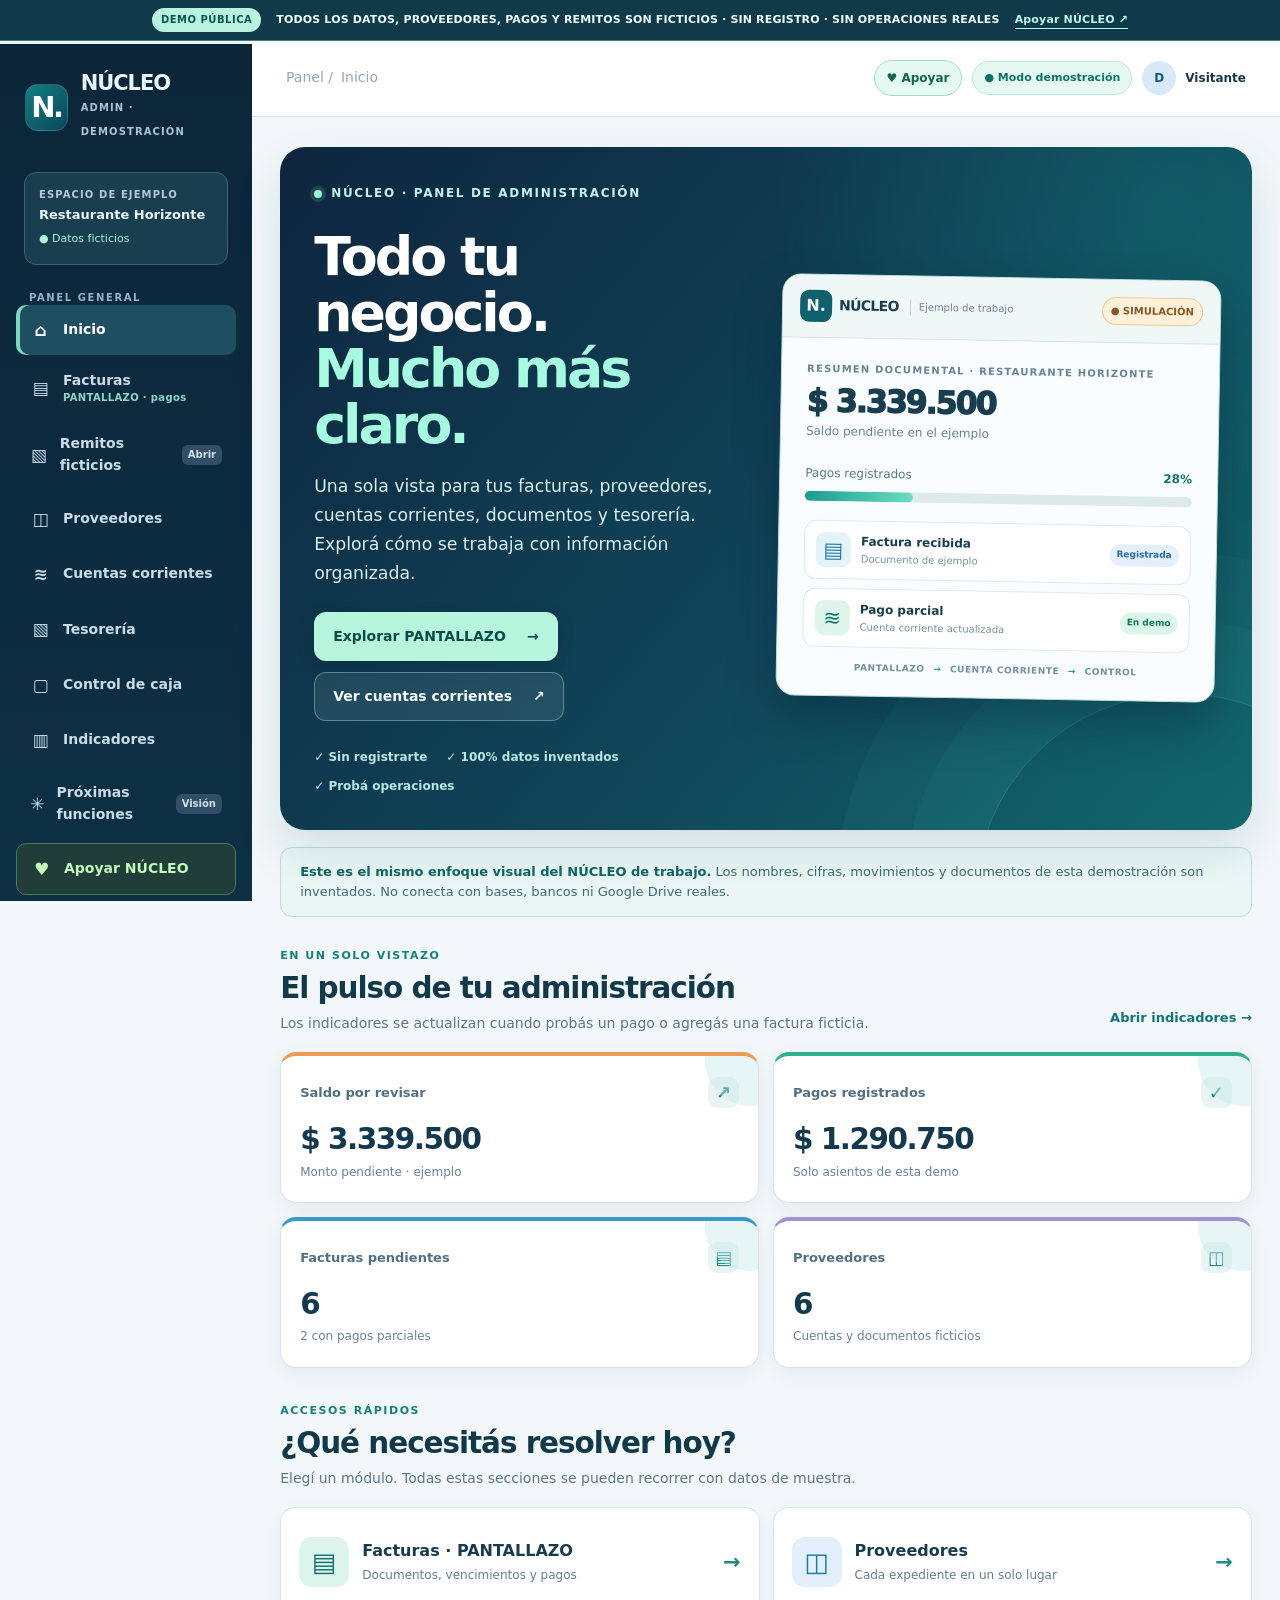
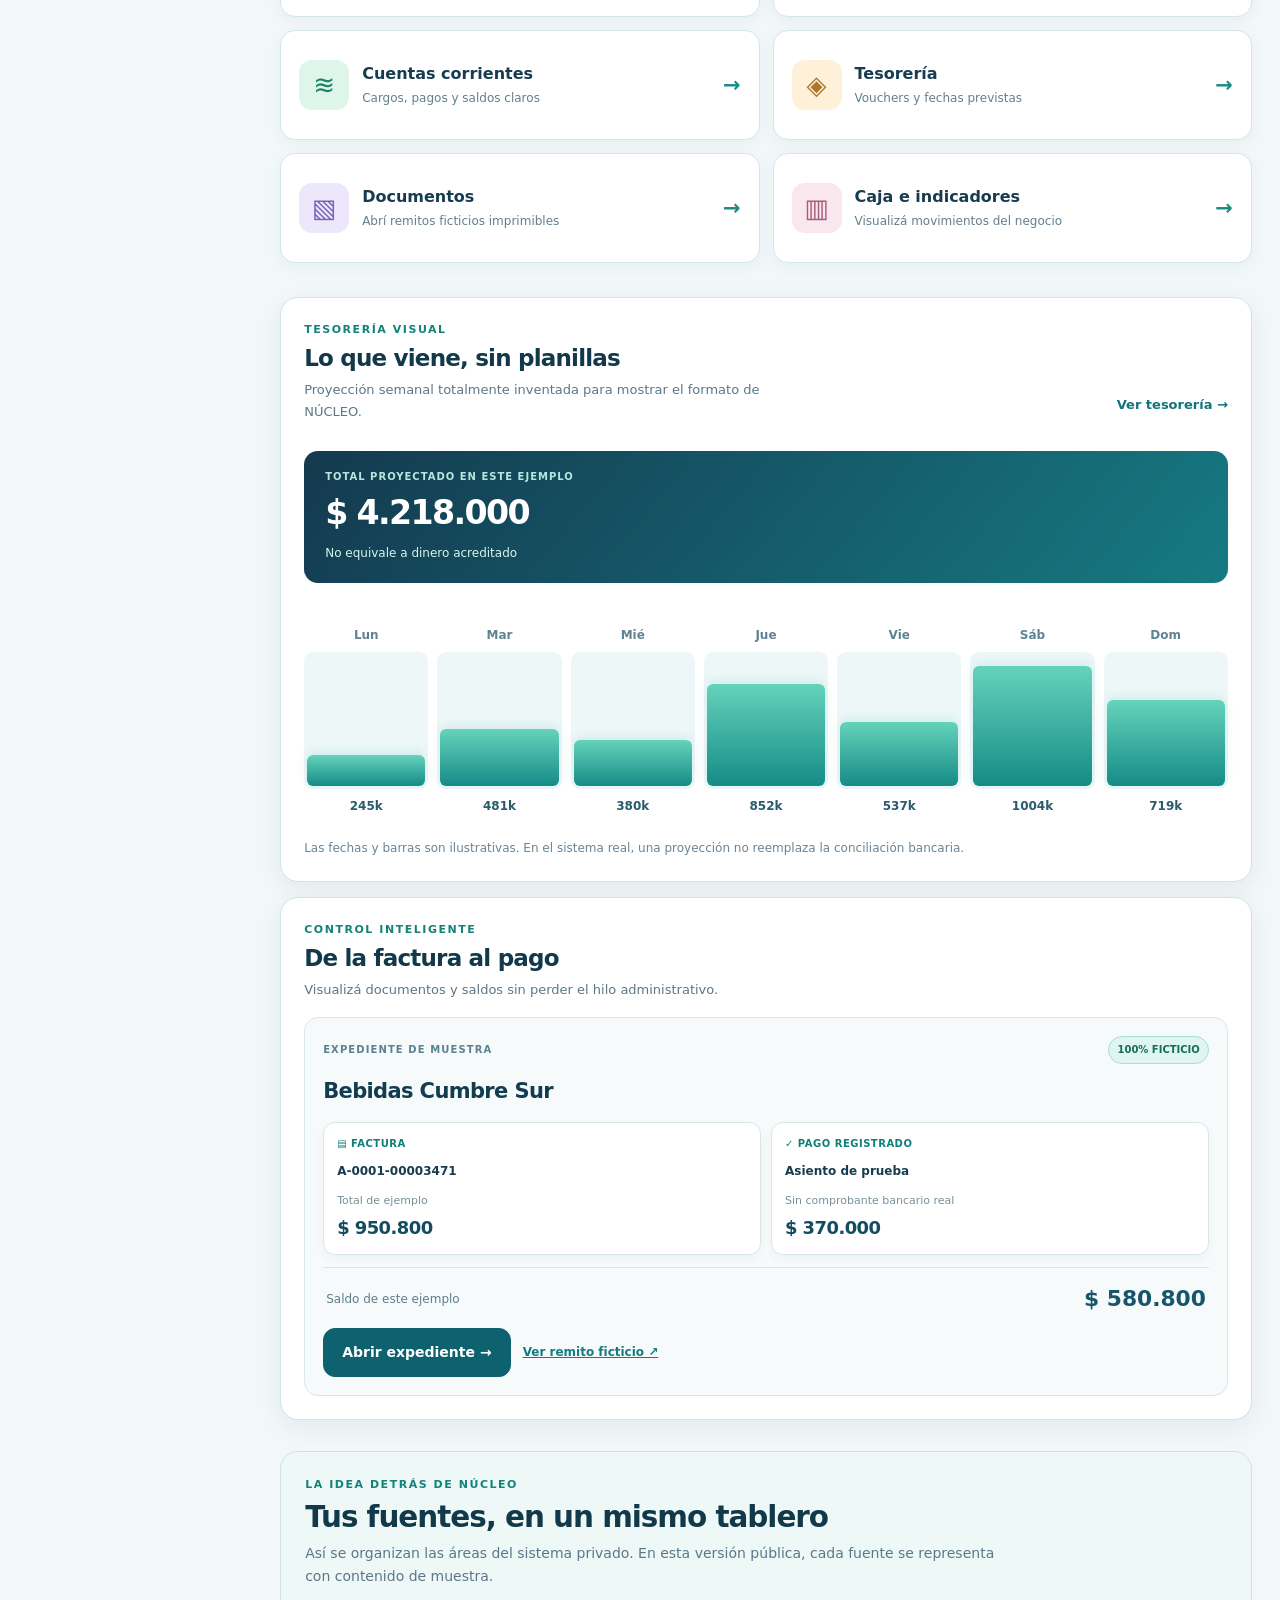
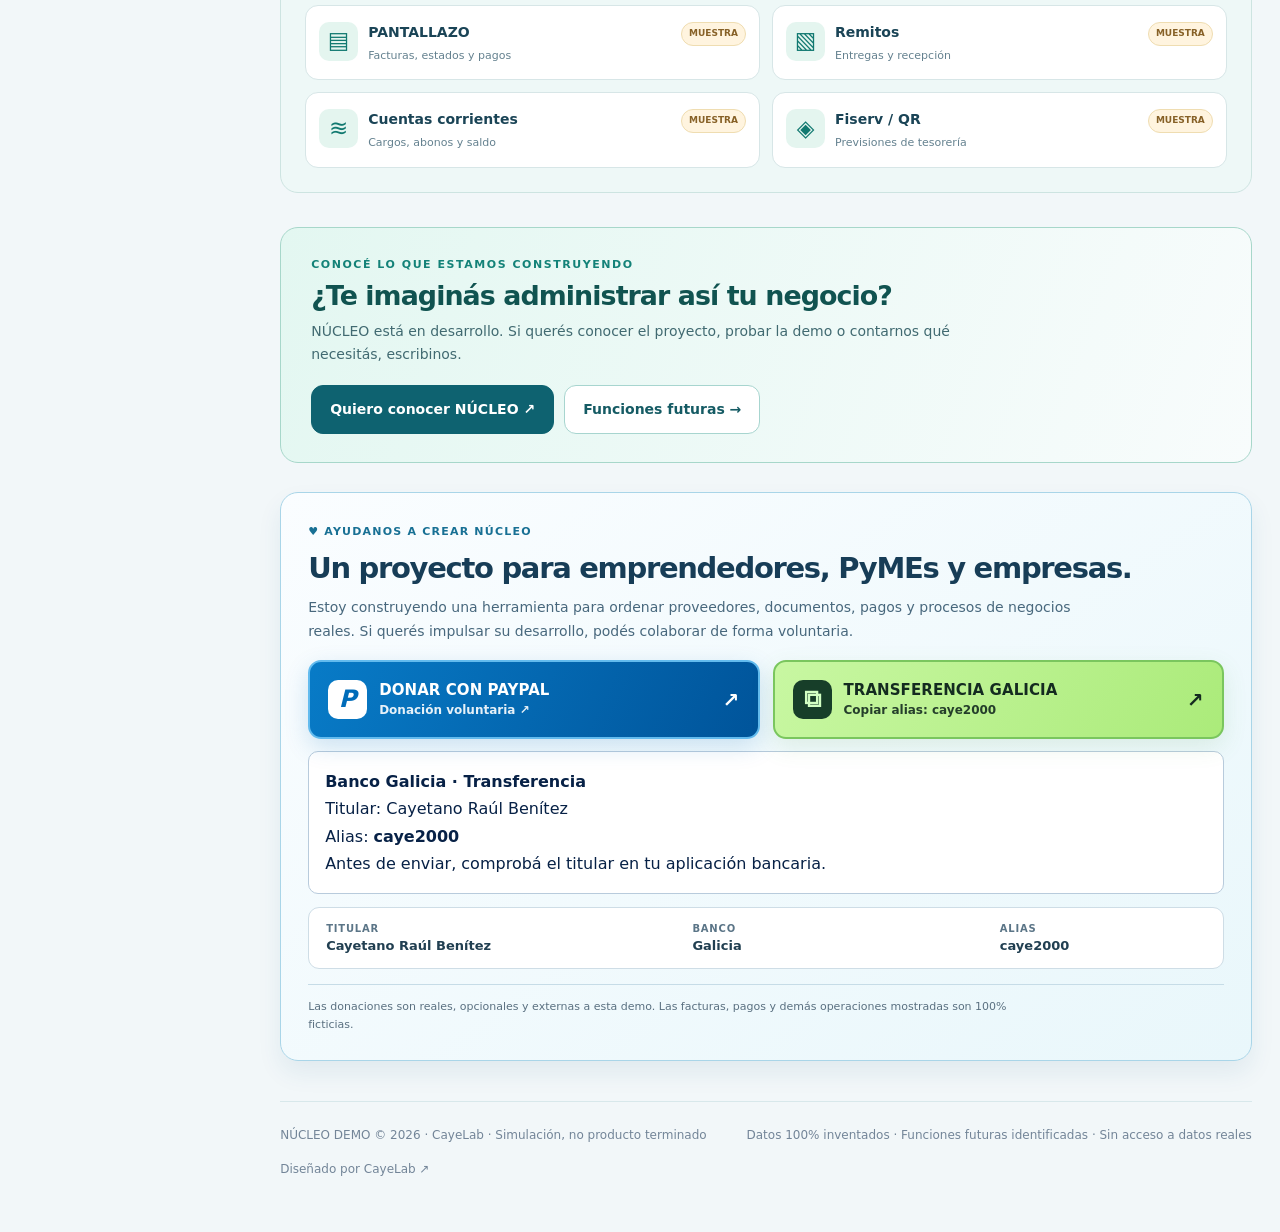
<file: nucleo-demo/index.html>
<!doctype html>
<html lang="es-AR">
<head>
<meta charset="utf-8">
<meta name="viewport" content="width=device-width,initial-scale=1">
<meta name="theme-color" content="#0e1f32">
<meta name="color-scheme" content="light">
<meta name="robots" content="index,follow">
<meta name="description" content="Probá NÚCLEO sin registrarte: una demo pública e interactiva de gestión administrativa para emprendedores y PyMEs, con proveedores, facturas, pagos, cuentas corrientes y datos 100% ficticios.">
<meta property="og:type" content="website">
<meta property="og:title" content="NÚCLEO DEMO · Todo tu negocio mucho más claro">
<meta property="og:description" content="Explorá NÚCLEO: tablero visual de facturas, PANTALLAZO, proveedores, cuentas corrientes y tesorería. Probá todo con datos 100% ficticios.">
<meta property="og:image" content="https://caye2404.github.io/cayelab-web/assets/compartir.svg">
<meta property="og:url" content="https://cayelab-web.pages.dev/nucleo-demo/">
<link rel="canonical" href="https://cayelab-web.pages.dev/nucleo-demo/">
<link rel="icon" href="../assets/favicon.svg" type="image/svg+xml">
<link rel="stylesheet" href="./styles.css?v=panel-espejo-20261114-1">
<script src="./app.js?v=donaciones-galicia-20261121-1" defer></script>
<title>NÚCLEO DEMO · Plataforma administrativa interactiva</title>
</head>
<body>
<a href="#view" class="skip">Ir al contenido principal</a>
<div class="demo-banner"><span>DEMO PÚBLICA</span> TODOS LOS DATOS, PROVEEDORES, PAGOS Y REMITOS SON FICTICIOS · SIN REGISTRO · SIN OPERACIONES REALES <a href="https://cayelab-web.pages.dev/#apoyar-nucleo" target="_blank" rel="noopener noreferrer">Apoyar NÚCLEO ↗</a></div>
<div class="shell">
<aside class="sidebar" id="sidebar" aria-label="Navegación de NÚCLEO">
 <a class="brand" href="#inicio" data-page="inicio" aria-label="NÚCLEO Demo, volver al inicio"><span class="brand-mark">N.</span><span class="brand-txt"><strong>NÚCLEO</strong><small>ADMIN · DEMOSTRACIÓN</small></span></a>
 <div class="workspace"><small>ESPACIO DE EJEMPLO</small><strong>Restaurante Horizonte</strong><span>● Datos ficticios</span></div>
 <div><div class="navtitle">Panel general</div>
  <nav class="menu" id="menu" aria-label="Módulos de demostración">
   <button type="button" class="navbtn" data-page="inicio"><span class="ico" aria-hidden="true">⌂</span> Inicio</button>
   <button type="button" class="navbtn" data-page="facturas"><span class="ico" aria-hidden="true">▤</span> <span class="nav-copy">Facturas<small class="nav-subtitle">PANTALLAZO · pagos</small></span></button>
   <button type="button" class="navbtn" data-page="documentos"><span class="ico" aria-hidden="true">▧</span> Remitos ficticios <i>Abrir</i></button>
   <button type="button" class="navbtn" data-page="proveedores"><span class="ico" aria-hidden="true">◫</span> Proveedores</button>
   <button type="button" class="navbtn" data-page="cuentas"><span class="ico" aria-hidden="true">≋</span> Cuentas corrientes</button>
   <button type="button" class="navbtn" data-page="tesoreria"><span class="ico" aria-hidden="true">▧</span> Tesorería</button>
   <button type="button" class="navbtn" data-page="caja"><span class="ico" aria-hidden="true">▢</span> Control de caja</button>
   <button type="button" class="navbtn" data-page="reportes"><span class="ico" aria-hidden="true">▥</span> Indicadores</button>
   <button type="button" class="navbtn" data-page="futuro"><span class="ico" aria-hidden="true">✳</span> Próximas funciones <i>Visión</i></button>
   <button type="button" class="navbtn support-nav" data-page="apoyar"><span class="ico" aria-hidden="true">♥</span> Apoyar NÚCLEO</button>
  </nav>
 </div>
 <div class="sidefoot">
  <a href="https://cayelab-web.pages.dev/#apoyar-nucleo" target="_blank" rel="noopener noreferrer">♡ Apoyar el desarrollo</a>
  <a href="https://cayelab-web.pages.dev/nucleo-presentacion.html" target="_blank" rel="noopener noreferrer">▧ Presentación del proyecto</a>
  <a href="https://cayelab-web.pages.dev/" target="_blank" rel="noopener noreferrer">↗ Conocer CayeLab</a>
  <a href="https://wa.me/5491126830194?text=Hola%20Caye%2C%20prob%C3%A9%20la%20demo%20de%20N%C3%9ACLEO%20y%20quiero%20contarte%20una%20idea." target="_blank" rel="noopener noreferrer">✉ Enviar sugerencia</a>
 </div>
</aside>
<main class="main" id="main">
 <header class="topbar">
  <div class="mobile-top-brand" aria-label="NÚCLEO DEMO"><b>N.</b><strong>NÚCLEO</strong></div>
  <div class="crumb"><span>Panel /</span><span id="crumb">Inicio</span></div>
  <div class="top-actions"><button class="top-support" type="button" data-page="apoyar">♥ Apoyar</button><span class="tiny-pill">● Modo demostración</span><div class="userchip"><span class="avatar">D</span><span>Visitante</span></div></div>
 </header>
 <div class="content">
  <div id="view" aria-live="polite"></div>
  <footer class="footer"><span>NÚCLEO DEMO © 2026 · CayeLab · Simulación, no producto terminado</span><span>Datos 100% inventados · Funciones futuras identificadas · Sin acceso a datos reales</span><a href="https://cayelab-web.pages.dev/" target="_blank" rel="noopener noreferrer" aria-label="Diseñado por CayeLab, abrir el sitio de CayeLab">Diseñado por CayeLab ↗</a></footer>
 </div>
</main>
</div>
<!-- Navegación inferior: solo teléfonos y tabletas compactas -->
<div class="mobile-sheet-backdrop" id="mobile-sheet-backdrop" hidden></div>
<section class="mobile-module-sheet" id="mobile-module-sheet" role="dialog" aria-modal="true" aria-labelledby="mobile-sheet-title" hidden>
 <header class="mobile-sheet-heading">
  <div><span class="sheet-eyebrow">EXPLORÁ TODO EL POTENCIAL</span><h2 id="mobile-sheet-title">Módulos de NÚCLEO <span>DEMO</span></h2></div>
  <button type="button" class="sheet-close" id="mobile-sheet-close" aria-label="Cerrar menú de módulos">×</button>
 </header>
 <div class="mobile-sheet-content">
  <p class="sheet-description">Recorré lo que se puede probar y conocé lo que queremos incorporar. <strong>Todo es ficticio.</strong></p>
  <div class="sheet-section-title"><span>●</span> MÓDULOS PARA PROBAR <small>Datos de muestra</small></div>
  <div class="sheet-modules">
   <button type="button" data-page="inicio"><span class="sheet-icon">⌂</span><span><strong>Inicio</strong><small>Panel general</small></span><b>↗</b></button>
   <button type="button" data-page="facturas"><span class="sheet-icon">▤</span><span><strong>Facturas · PANTALLAZO</strong><small>Simulá pagos y saldos</small></span><b>↗</b></button>
   <button type="button" data-page="documentos"><span class="sheet-icon">▧</span><span><strong>Remitos y recibí</strong><small>Abrí documentos ficticios</small></span><b>↗</b></button>
   <button type="button" data-page="proveedores"><span class="sheet-icon">◫</span><span><strong>Proveedores</strong><small>Expedientes de ejemplo</small></span><b>↗</b></button>
   <button type="button" data-page="cuentas"><span class="sheet-icon">≋</span><span><strong>Cuentas corrientes</strong><small>Movimientos y saldos</small></span><b>↗</b></button>
   <button type="button" data-page="tesoreria"><span class="sheet-icon">▣</span><span><strong>Tesorería</strong><small>Vouchers y proyecciones</small></span><b>↗</b></button>
   <button type="button" data-page="caja"><span class="sheet-icon">▢</span><span><strong>Control de caja</strong><small>Ingresos y egresos ficticios</small></span><b>↗</b></button>
   <button type="button" data-page="reportes"><span class="sheet-icon">▥</span><span><strong>Reportes e indicadores</strong><small>Gráficos de muestra</small></span><b>↗</b></button>
  </div>
  <div class="sheet-section-title future-section"><span>✳</span> FUNCIONES PARA EL FUTURO <small>Proyectadas</small></div>
  <p class="future-note">Estas funciones <strong>no están disponibles en la demo</strong>. Algunas están en investigación, otras en pruebas privadas y otras son ideas para próximas versiones.</p>
  <div class="sheet-future-grid">
   <button type="button" data-page="futuro"><b>◈</b><span>Stock y vencimientos</span><small>Futuro</small></button>
   <button type="button" data-page="futuro"><b>⧉</b><span>Compras y pedidos</span><small>Futuro</small></button>
   <button type="button" data-page="futuro"><b>≋</b><span>Conciliación bancaria</span><small>Futuro</small></button>
   <button type="button" data-page="futuro"><b>◷</b><span>Cierres FUDO</span><small>Futuro</small></button>
   <button type="button" data-page="futuro"><b>♙</b><span>Nómina y adelantos</span><small>Futuro</small></button>
   <button type="button" data-page="futuro"><b>✦</b><span>Asistente con IA</span><small>Futuro</small></button>
  </div>
  <button type="button" class="sheet-all-future" data-page="futuro">Ver todas las funciones planeadas <span>→</span></button>
  <section class="mobile-donation" aria-label="Colaborar con el desarrollo de NÚCLEO">
   <div class="mobile-donation-heading"><strong>♥ APOYÁ NÚCLEO</strong><small>Para emprendedores, PyMEs y empresas</small></div>
   <a class="mobile-paypal" href="https://paypal.me/caye2404" target="_blank" rel="noopener noreferrer"><b>P</b><span>DONAR CON PAYPAL</span><span>↗</span></a>
   <button type="button" class="mobile-bbva" data-action="copy-alias"><span>⧉</span><strong>BBVA · COPIAR ALIAS</strong><span>↗</span></button>
   <div class="bbva-account-details" style="padding:16px;margin:12px 0;background:#fff;color:#072146;border:1px solid #b8cbdc;border-radius:10px;line-height:1.7;overflow-wrap:anywhere"><strong>BBVA · Caja de Ahorro en $</strong><br>Titular: Cayetano Raúl Benítez<br>Alias: <strong>CAYE2404B</strong><br>CBU: <strong>0170051040000030943942</strong><br>Cuenta: 51-309439/4<br>SWIFT: BFRPARBAXXX<br>Sucursal: AV. SANTA FE 946</div><div class="mobile-bank-name">Cayetano Raúl Benítez · CUIT 20-33083610-6 · Alias CAYE2404B</div>
   <p class="mobile-donation-note">La donación es real y voluntaria; los datos de la demo son ficticios.</p>
   <button type="button" class="mobile-donation-more" data-page="apoyar">Ver opciones para colaborar →</button>
  </section>
  <div class="sheet-links"><a href="https://cayelab-web.pages.dev/nucleo-presentacion.html" target="_blank" rel="noopener noreferrer">▧ Presentación</a><a href="https://cayelab-web.pages.dev/#apoyar-nucleo" target="_blank" rel="noopener noreferrer">♡ Apoyar NÚCLEO</a><a href="https://cayelab-web.pages.dev/" target="_blank" rel="noopener noreferrer">↗ CayeLab</a></div>
 </div>
</section>
<nav class="mobile-tabbar" aria-label="Navegación inferior de NÚCLEO">
 <button type="button" data-page="inicio"><span class="tab-icon" aria-hidden="true">⌂</span><span>Inicio</span></button>
 <button type="button" data-page="facturas"><span class="tab-icon" aria-hidden="true">▤</span><span>Pagos</span></button>
 <button type="button" data-page="documentos"><span class="tab-icon" aria-hidden="true">▧</span><span>Remitos</span></button>
 <button type="button" id="mobile-more" class="tab-more" aria-haspopup="dialog" aria-controls="mobile-module-sheet" aria-expanded="false"><span class="tab-plus" aria-hidden="true">+</span><span>Más</span></button>
</nav>
<div class="modal-bg" id="modal" role="presentation" aria-hidden="true">
 <section class="modal" role="dialog" aria-modal="true" aria-labelledby="modal-title">
  <div class="modal-head"><h2 id="modal-title">Acción de demostración</h2><button type="button" class="close" id="modal-close" aria-label="Cerrar ventana">×</button></div>
  <div class="modal-body" id="modal-body"></div>
 </section>
</div>
<div class="toast" id="toast" role="status" aria-live="polite"></div>
</body>
</html>
</file>
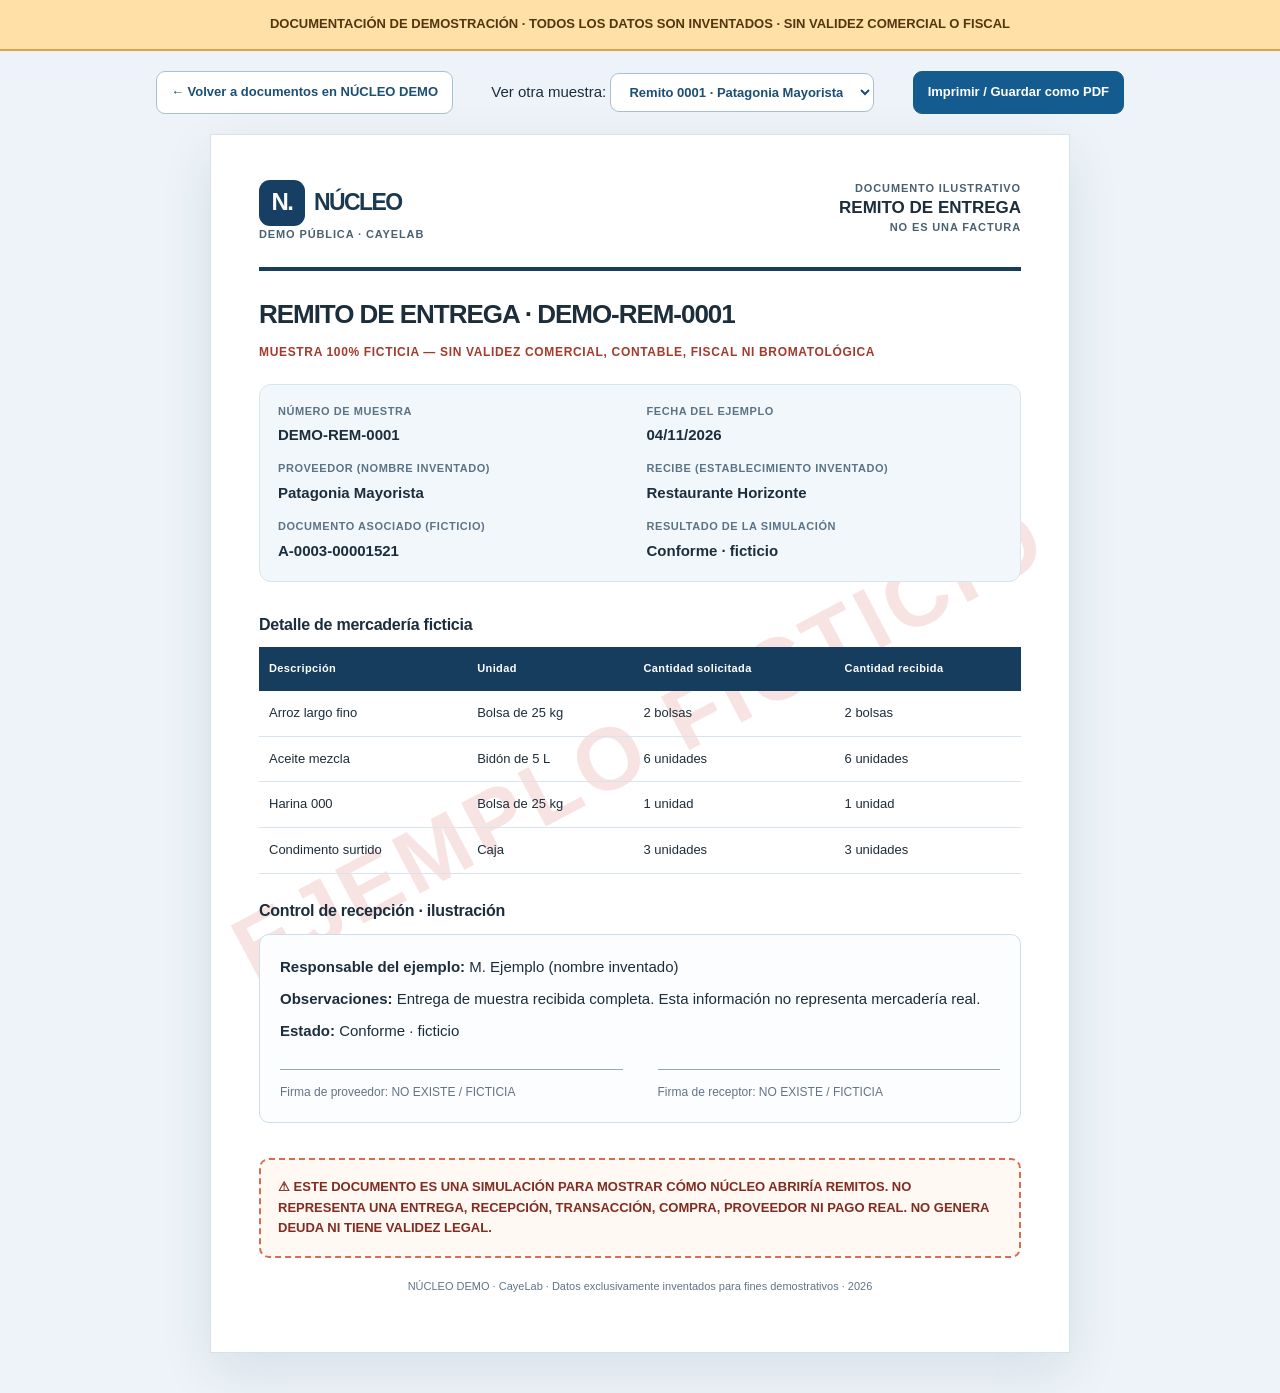
<file: nucleo-demo/documentos/index.html>
<!doctype html>
<html lang="es-AR">
<head>
<meta charset="utf-8"><meta name="viewport" content="width=device-width,initial-scale=1">
<meta name="theme-color" content="#102539">
<meta name="robots" content="index,follow">
<meta name="description" content="Documentos ficticios de mercadería para NÚCLEO DEMO. Ejemplos 100% simulados y sin validez comercial, fiscal, bromatológica ni contable.">
<meta property="og:title" content="NÚCLEO DEMO · Remitos y recepciones ficticias">
<title>NÚCLEO DEMO · Documentos simulados</title>
<style>
:root{--bg:#edf3f8;--ink:#1c2d3b;--muted:#617587;--navy:#102539;--blue:#126399;--border:#d2dee8}
*{box-sizing:border-box}body{margin:0;background:var(--bg);color:var(--ink);font:15px/1.6 Inter,Arial,sans-serif}a{color:inherit;text-decoration:none}button,select{font:inherit}button{cursor:pointer}
.notice{background:#ffe1a8;color:#53350f;text-align:center;padding:14px 18px;font-weight:900;font-size:13px;border-bottom:2px solid #dea440}
.actions{max-width:1000px;margin:20px auto;display:flex;align-items:center;flex-wrap:wrap;justify-content:space-between;gap:12px;padding:0 16px}
.actions a,.actions button,.actions select{border:1px solid #a9c0d3;background:#fff;color:#1b4f74;padding:10px 14px;border-radius:9px;font-weight:800;font-size:13px}
.actions .primary{background:#145c90;color:#fff;border-color:#145c90}
.paper{width:min(860px,calc(100% - 32px));margin:18px auto 40px;background:#fff;min-height:1020px;padding:45px 48px 56px;box-shadow:0 19px 50px #16395919;border:1px solid #d5e1eb;position:relative}
.watermark{position:absolute;left:50%;top:50%;transform:translate(-50%,-50%) rotate(-28deg);font-size:clamp(42px,7vw,88px);font-weight:900;letter-spacing:.06em;color:#c8232320;white-space:nowrap;pointer-events:none;z-index:0}
.paper>*:not(.watermark){position:relative;z-index:1}
.paperhead{display:flex;justify-content:space-between;gap:24px;padding-bottom:24px;border-bottom:4px solid #173d5b}
.logo{display:inline-flex;align-items:center;gap:9px;color:#1b3a52;font-size:23px;font-weight:900;letter-spacing:-.07em}
.logo b{display:grid;place-items:center;width:46px;height:46px;border-radius:11px;background:#163f63;color:white;font-size:24px}
.paperhead small{font-size:11px;color:#496171;display:block;letter-spacing:.08em;font-weight:800}
.paperhead .right{text-align:right}
.paperhead .right strong{display:block;font-size:17px;max-width:310px;line-height:1.3}
h1{font-size:26px;line-height:1.25;margin:27px 0 10px;letter-spacing:-.04em}
.subtitle{color:#a33a2c;font-weight:900;letter-spacing:.055em;font-size:12px;margin-bottom:22px}
.details{display:grid;grid-template-columns:1fr 1fr;gap:13px;padding:18px;background:#f2f7fb;border:1px solid #d7e5ee;border-radius:12px;margin-bottom:30px}
.details div{font-size:14px}.details small{display:block;color:#5b7386;font-size:11px;font-weight:850;letter-spacing:.05em;text-transform:uppercase;margin-bottom:3px}.details b{font-size:15px}
h2{font-size:16px;letter-spacing:-.015em;margin:24px 0 10px}
.tablewrap{overflow-x:auto}table{width:100%;border-collapse:collapse;min-width:590px}th{background:#163d5d;color:#fff;padding:13px 10px;font-size:11px;letter-spacing:.035em;text-align:left}td{border-bottom:1px solid #d8e4ed;padding:12px 10px;font-size:13px}td.numeric{text-align:right}
.receipt{padding:20px;border:1px solid #cddde9;border-radius:10px;background:#fcfdff}.receipt p{margin:0 0 8px}.receipt strong{font-weight:900}.sign{margin-top:26px;display:grid;grid-template-columns:1fr 1fr;gap:35px}.sign div{padding-top:13px;border-top:1px solid #94a7b5;font-size:12px;color:#637486}
.disclaimer{margin-top:35px;padding:17px;border:2px dashed #d46d55;border-radius:10px;color:#812c21;font-weight:800;background:#fff8f3;font-size:13px}
.footerline{margin-top:20px;color:#607487;font-size:11px;text-align:center}
@media(max-width:640px){.paper{padding:25px 17px;min-height:0}.paperhead{flex-direction:column;gap:10px}.paperhead .right{text-align:left}.details{grid-template-columns:1fr}h1{font-size:22px}.watermark{font-size:41px}.sign{gap:13px}.actions{justify-content:center}}
@page{size:A4;margin:12mm}
@media print{body{background:white}.notice,.actions{display:none}.paper{box-shadow:none;border:0;width:100%;min-height:0;margin:0;padding:0}.watermark{color:#b538381c}.details{break-inside:avoid}table{break-inside:avoid}.disclaimer{break-inside:avoid}}

@media(max-width:700px){
 html,body{max-width:100%;overflow-x:clip}
 .actions{align-items:stretch;flex-direction:column;gap:10px}
 .actions a,.actions button,.actions select{min-height:44px}
 .actions a,.actions button{width:100%;text-align:center}
 .paper{width:calc(100% - 20px);margin:12px auto 35px;padding:22px 15px;overflow:visible}
 .paperhead{padding-bottom:14px}
 .details{padding:12px;gap:9px}
 .details b{font-size:14px;overflow-wrap:anywhere}
 h1{font-size:21px}
 .tablewrap{overflow:visible!important;max-width:100%}
 table{display:block;min-width:0!important;width:100%}
 table thead{display:none}
 table tbody{display:grid;gap:10px}
 table tbody tr{display:block;border:1px solid #cbdde8;border-radius:11px;background:#f7fbfe;padding:9px 11px;box-shadow:0 3px 9px #0f33510b}
 table tbody td{display:block;position:relative;width:100%;max-width:100%;min-height:34px;word-break:break-word;overflow-wrap:anywhere;padding:9px 4px 9px 41%;border-bottom:1px solid #e0eaf1;font-size:13px}
 table tbody td:last-child{border-bottom:0}
 table tbody td:before{content:attr(data-label);position:absolute;left:4px;top:10px;max-width:37%;color:#53718a;text-transform:uppercase;font-size:10px;font-weight:900;line-height:1.3}
 .receipt{padding:15px}
 .sign{grid-template-columns:1fr;gap:22px}
 .disclaimer{padding:13px;font-size:12px}
}
@media print{
 .tablewrap{overflow:visible}
 table{display:table;min-width:0;width:100%}
 thead{display:table-header-group}
 tbody{display:table-row-group}
 tbody tr{display:table-row;padding:0;border:0;background:transparent}
 tbody td{display:table-cell;position:static;padding:9px 6px;font-size:12px}
 tbody td:before{display:none}
 .paper{width:100%;padding:0}
}

</style>
</head>
<body>
<div class="notice">DOCUMENTACIÓN DE DEMOSTRACIÓN · TODOS LOS DATOS SON INVENTADOS · SIN VALIDEZ COMERCIAL O FISCAL</div>
<div class="actions">
  <a href="../#documentos">← Volver a documentos en NÚCLEO DEMO</a>
  <label for="choose">Ver otra muestra: <select id="choose">
    <option value="rem-0001">Remito 0001 · Patagonia Mayorista</option>
    <option value="rem-0002">Remito 0002 · Frutihue</option>
    <option value="rem-0003">Remito 0003 · Pescados del Sur</option>
    <option value="rec-0004">Acta 0004 · Bebidas Cumbre Sur</option>
  </select></label>
  <button class="primary" type="button" id="print">Imprimir / Guardar como PDF</button>
</div>
<main class="paper" aria-labelledby="doc-title">
<div class="watermark" aria-hidden="true">EJEMPLO FICTICIO</div>
<header class="paperhead"><div><div class="logo"><b>N.</b> NÚCLEO</div><small>DEMO PÚBLICA · CAYELAB</small></div><div class="right"><small>DOCUMENTO ILUSTRATIVO</small><strong id="top-label">REMITO DE MERCADERÍA</strong><small>NO ES UNA FACTURA</small></div></header>
<h1 id="doc-title">Remito de entrega · ejemplo</h1>
<p class="subtitle">MUESTRA 100% FICTICIA — SIN VALIDEZ COMERCIAL, CONTABLE, FISCAL NI BROMATOLÓGICA</p>
<section class="details" aria-label="Datos ficticios del remito">
 <div><small>Número de muestra</small><b id="number">DEMO-REM-0001</b></div>
 <div><small>Fecha del ejemplo</small><b id="date">04/11/2026</b></div>
 <div><small>Proveedor (nombre inventado)</small><b id="supplier">Patagonia Mayorista</b></div>
 <div><small>Recibe (establecimiento inventado)</small><b>Restaurante Horizonte</b></div>
 <div><small>Documento asociado (ficticio)</small><b id="associated">A-0003-00001521</b></div>
 <div><small>Resultado de la simulación</small><b id="status">RECIBIDO · MUESTRA</b></div>
</section>
<section><h2>Detalle de mercadería ficticia</h2><div class="tablewrap"><table><thead><tr><th>Descripción</th><th>Unidad</th><th>Cantidad solicitada</th><th>Cantidad recibida</th></tr></thead><tbody id="lines"></tbody></table></div></section>
<section><h2>Control de recepción · ilustración</h2><div class="receipt"><p><strong>Responsable del ejemplo:</strong> <span id="receiver"></span></p><p><strong>Observaciones:</strong> <span id="observations"></span></p><p><strong>Estado:</strong> <span id="state"></span></p><div class="sign"><div>Firma de proveedor: NO EXISTE / FICTICIA</div><div>Firma de receptor: NO EXISTE / FICTICIA</div></div></div></section>
<div class="disclaimer">⚠ ESTE DOCUMENTO ES UNA SIMULACIÓN PARA MOSTRAR CÓMO NÚCLEO ABRIRÍA REMITOS. NO REPRESENTA UNA ENTREGA, RECEPCIÓN, TRANSACCIÓN, COMPRA, PROVEEDOR NI PAGO REAL. NO GENERA DEUDA NI TIENE VALIDEZ LEGAL.</div>
<div class="footerline">NÚCLEO DEMO · CayeLab · Datos exclusivamente inventados para fines demostrativos · 2026</div>
</main>
<script>
"use strict";
const docs={
 "rem-0001":{type:"REMITO DE ENTREGA",number:"DEMO-REM-0001",date:"04/11/2026",supplier:"Patagonia Mayorista",associated:"A-0003-00001521",receiver:"M. Ejemplo (nombre inventado)",status:"Conforme · ficticio",obs:"Entrega de muestra recibida completa. Esta información no representa mercadería real.",lines:[["Arroz largo fino","Bolsa de 25 kg","2 bolsas","2 bolsas"],["Aceite mezcla","Bidón de 5 L","6 unidades","6 unidades"],["Harina 000","Bolsa de 25 kg","1 unidad","1 unidad"],["Condimento surtido","Caja","3 unidades","3 unidades"]]},
 "rem-0002":{type:"REMITO DE ENTREGA",number:"DEMO-REM-0002",date:"05/11/2026",supplier:"Frutihue Distribuciones",associated:"A-0002-00008215",receiver:"A. Demo (nombre inventado)",status:"Diferencia de cantidad · ficticia",obs:"Falta 1 atado de rúcula (supuesto). En una operación real debería solicitarse ajuste documental.",lines:[["Lechuga mantecosa","Planta","10 plantas","10 plantas"],["Limón","Cajón","1 cajón","1 cajón"],["Rúcula","Atado","8 atados","7 atados"],["Tomates cherry","Kg","4 kg","4 kg"]]},
 "rem-0003":{type:"REMITO DE MERCADERÍA",number:"DEMO-REM-0003",date:"11/11/2026",supplier:"Pescados del Sur",associated:"R-0004-00004211",receiver:"L. Prueba (nombre inventado)",status:"Recibido con control simulado",obs:"Temperatura inventada: 2,8 °C. Ejercicio demostrativo que no reemplaza un control bromatológico real.",lines:[["Trucha despinada","Kg","12 kg","12 kg"],["Langostinos congelados","Kg","8 kg","8 kg"],["Salmón porcionado","Kg","6 kg","6 kg"],["Hielo gel reutilizable","Unidad","8 unidades","8 unidades"]]},
 "rec-0004":{type:"CONSTANCIA DE RECEPCIÓN",number:"DEMO-REC-0004",date:"07/11/2026",supplier:"Bebidas Cumbre Sur",associated:"A-0001-00003471",receiver:"R. Ilustración (nombre inventado)",status:"Conforme · ficticio",obs:"Recepción simulada; no valida importes, pagos, facturas ni acreditaciones.",lines:[["Agua mineral sin gas","Pack de 6","8 packs","8 packs"],["Agua mineral con gas","Pack de 6","5 packs","5 packs"],["Gaseosa de cola","Pack de 6","4 packs","4 packs"],["Tónica","Pack de 6","3 packs","3 packs"]]}
};
const $=id=>document.getElementById(id),encode=x=>String(x).replace(/[&<>"']/g,c=>({"&":"&amp;","<":"&lt;",">":"&gt;",'"':"&quot;","'":"&#39;"}[c]));
function render(key){
 const d=docs[key]||docs["rem-0001"];const selected=docs[key]?key:"rem-0001";
 $("top-label").textContent=d.type;$("doc-title").textContent=d.type+" · "+d.number;$("number").textContent=d.number;$("date").textContent=d.date;$("supplier").textContent=d.supplier;$("associated").textContent=d.associated;$("receiver").textContent=d.receiver;$("observations").textContent=d.obs;$("status").textContent=d.status;$("state").textContent=d.status;
 $("lines").innerHTML=d.lines.map(l=>"<tr>"+l.map((x,i)=>"<td data-label=\""+["Descripción","Unidad","Solicitado","Recibido"][i]+"\">"+encode(x)+"</td>").join("")+"</tr>").join("");
 $("choose").value=selected;document.title="NÚCLEO DEMO · "+d.number+" · DOCUMENTO FICTICIO";
}
function setDoc(id){const key=docs[id]?id:"rem-0001";history.replaceState(null,"","?doc="+encodeURIComponent(key));render(key)}
$("choose").addEventListener("change",e=>setDoc(e.target.value));
$("print").addEventListener("click",()=>window.print());
render(new URLSearchParams(window.location.search).get("doc"));
</script>
</body></html>
</file>
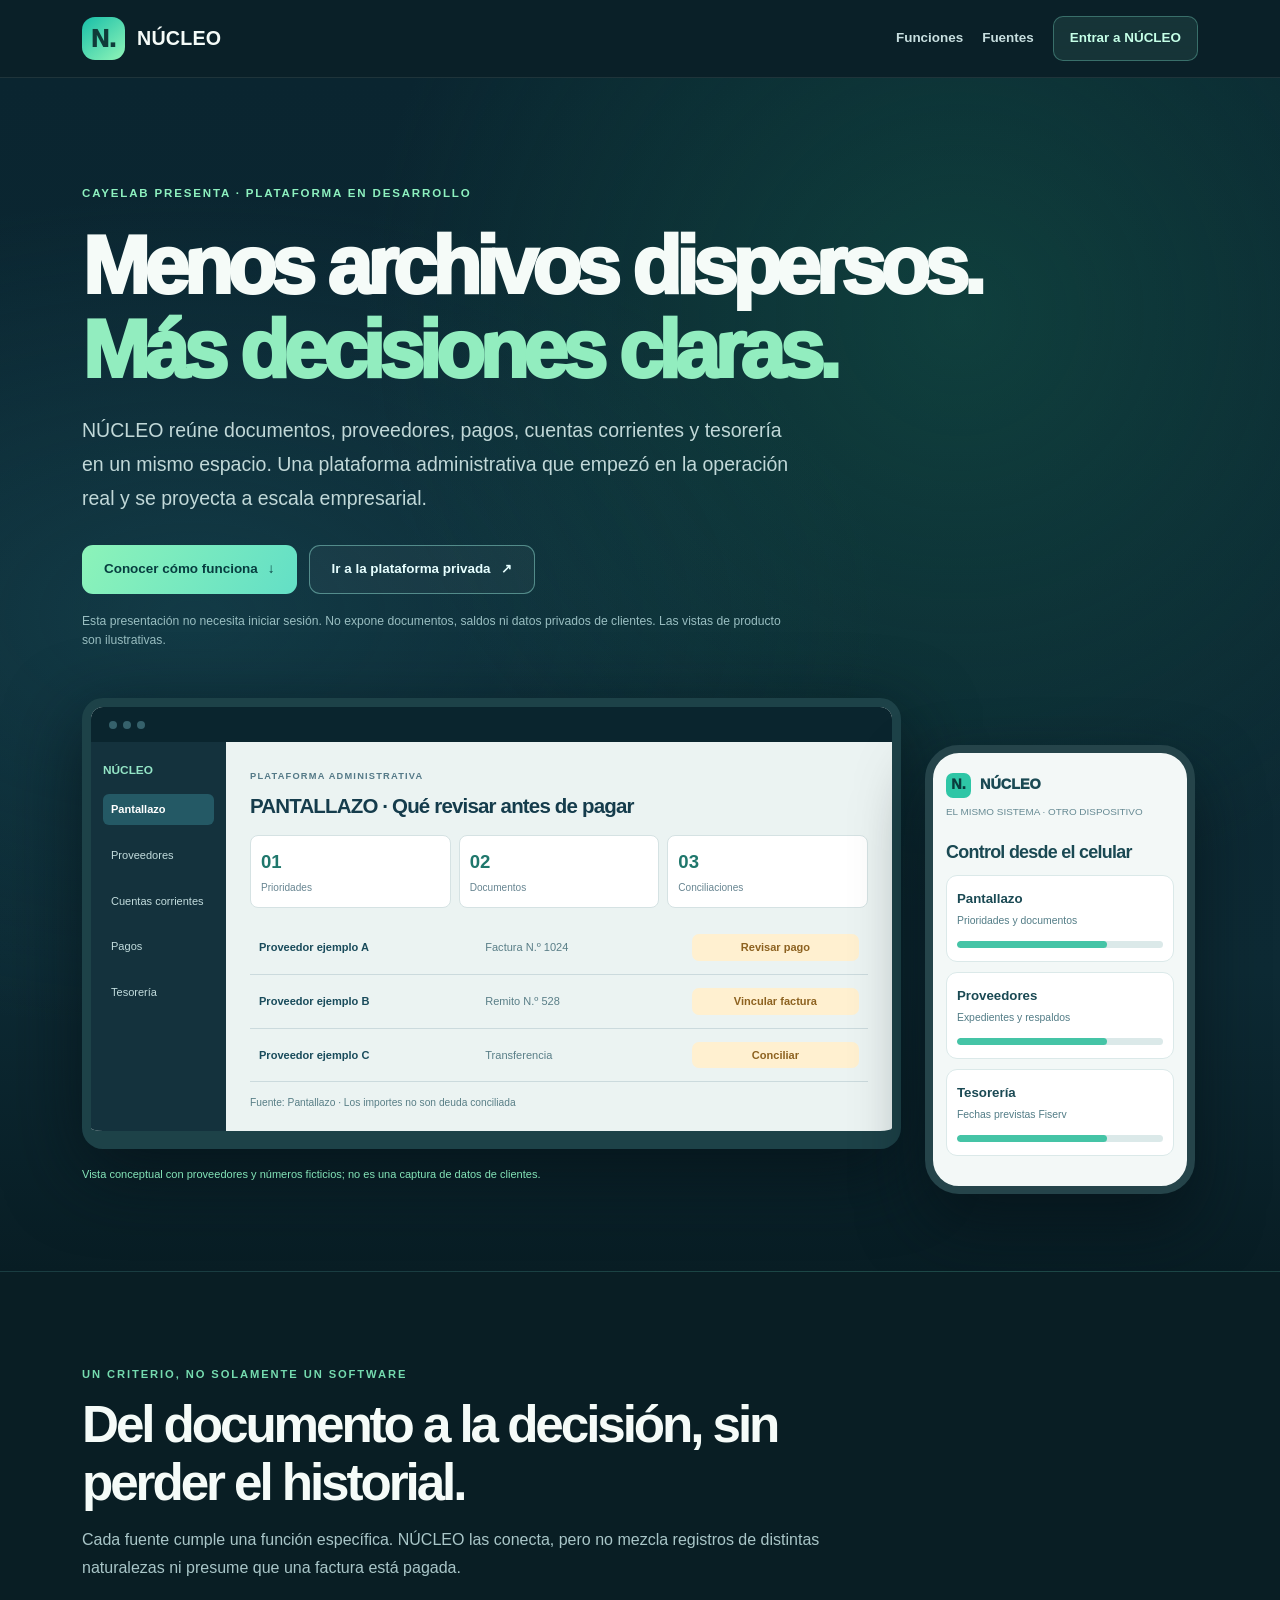
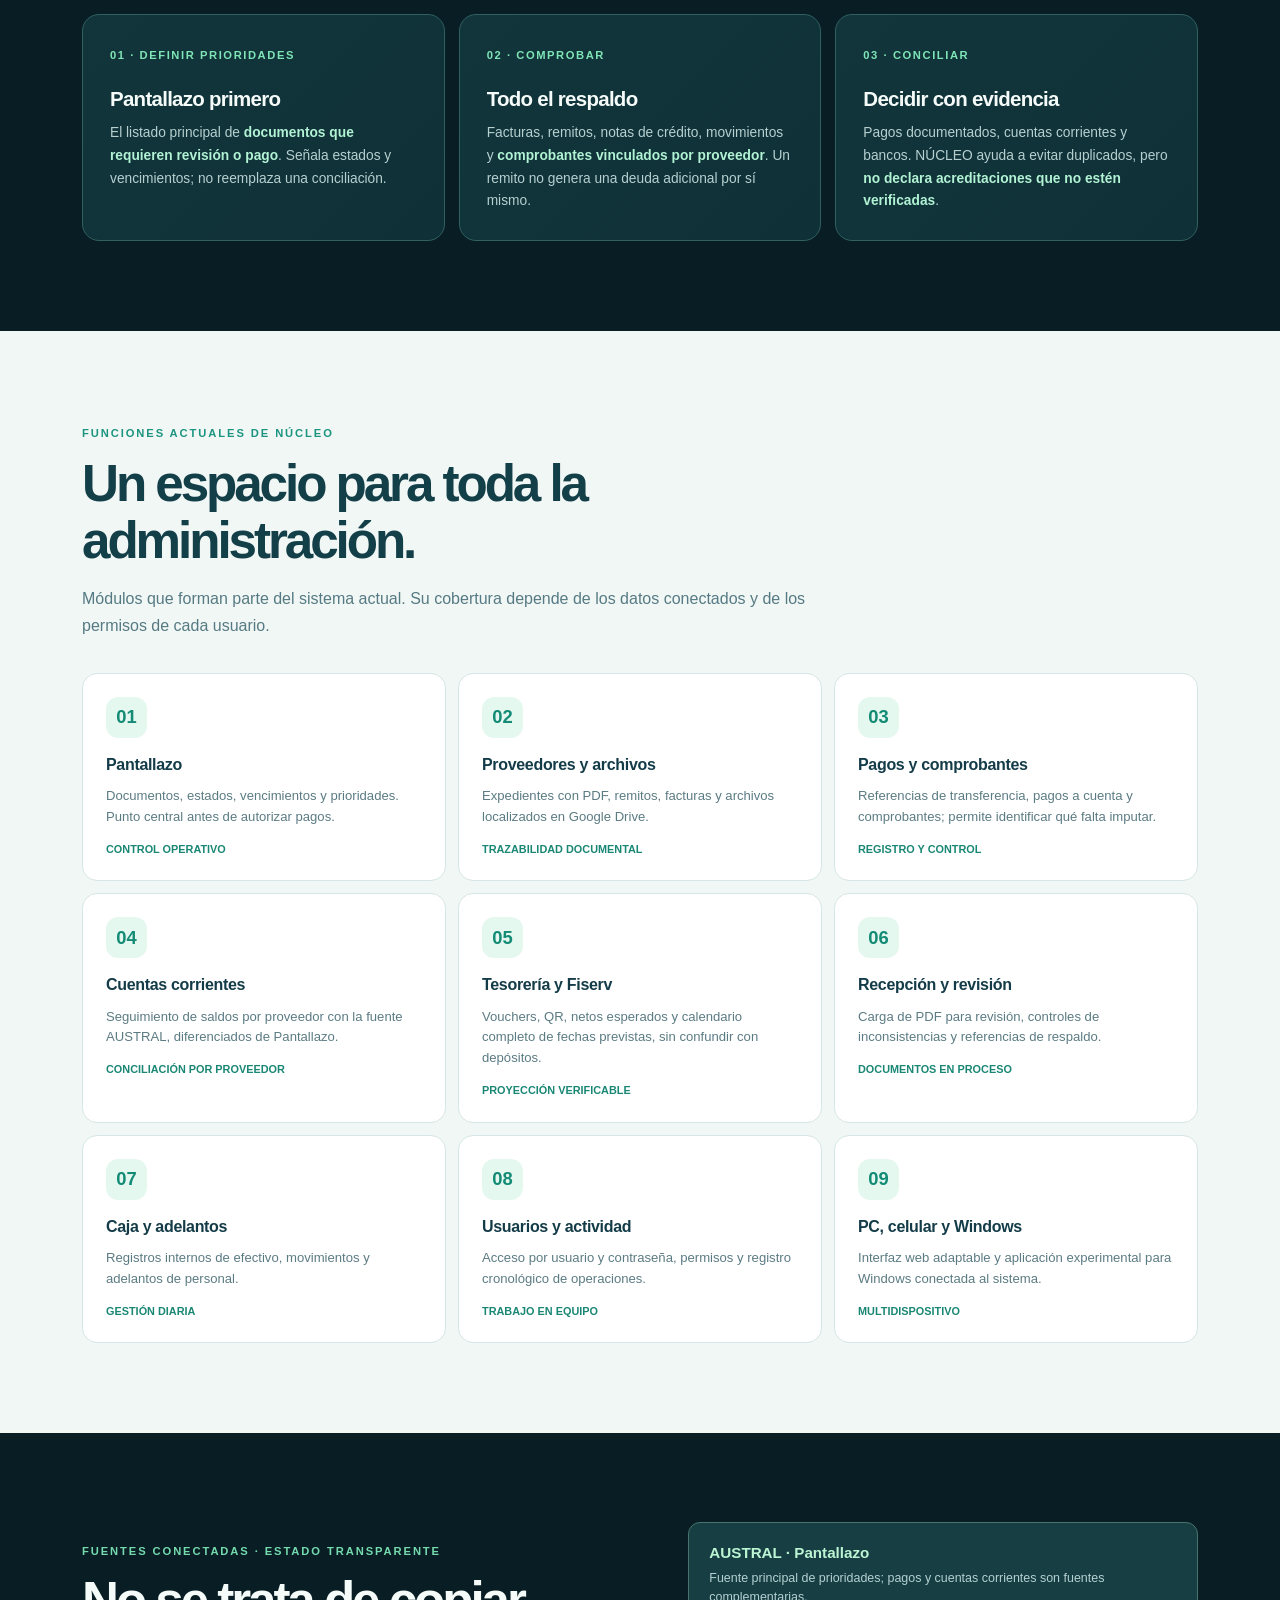
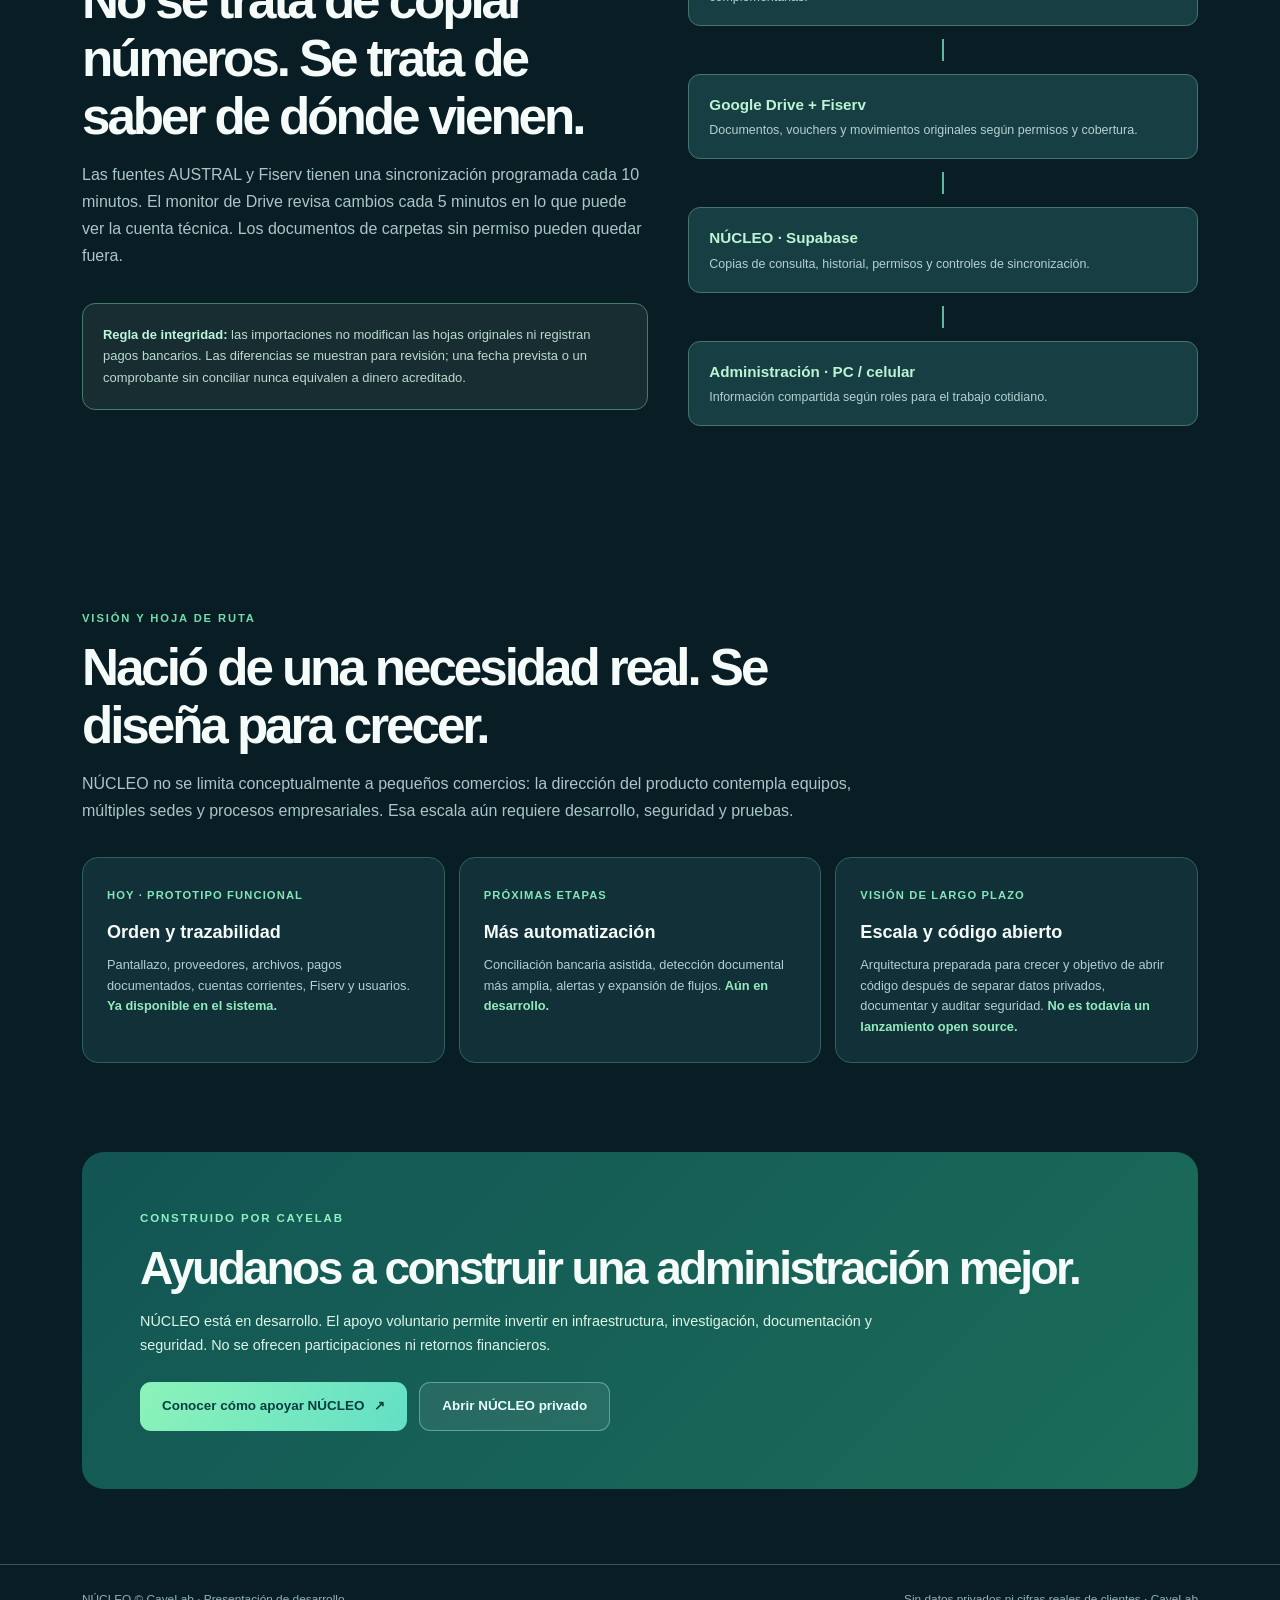
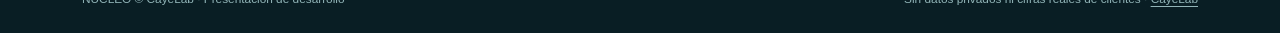
<file: nucleo-presentacion.html>
<!doctype html>
<html lang="es-AR">
<head>
<meta charset="utf-8">
<meta name="viewport" content="width=device-width,initial-scale=1">
<meta name="theme-color" content="#0c252e">
<meta name="description" content="Presentación de NÚCLEO, la plataforma administrativa de CayeLab. Pantallazo, proveedores, pagos, cuentas corrientes, documentos y tesorería, con trazabilidad de las fuentes.">
<meta name="referrer" content="strict-origin-when-cross-origin">
<link rel="canonical" href="https://cayelab-web.pages.dev/nucleo-presentacion.html">
<title>NÚCLEO · Presentación de la plataforma</title>
<style>
:root{color-scheme:dark;--bg:#091e24;--panel:#102c34;--edge:#24444b;--mint:#92edbf;--light:#f5fbf8;--muted:#a9c7c8;--accent:#27a99a}
*{box-sizing:border-box}html{scroll-behavior:smooth}body{margin:0;background:var(--bg);color:var(--light);font-family:Inter,ui-sans-serif,-apple-system,BlinkMacSystemFont,"Segoe UI",Arial,sans-serif;line-height:1.52}a{color:inherit;text-decoration:none}button{font:inherit}a:focus-visible{outline:3px solid #93edc6;outline-offset:4px}svg{display:block}.wrap{max-width:1200px;margin:auto;padding-inline:clamp(18px,3.8vw,42px)}
.site-head{position:sticky;top:0;z-index:30;background:#0b222ad9;backdrop-filter:blur(16px);border-bottom:1px solid #ffffff16}.head-inner{min-height:77px;display:flex;justify-content:space-between;align-items:center;gap:20px}.logo{display:flex;align-items:center;gap:12px;font-size:1.23rem;font-weight:900;letter-spacing:.01em}.logo-mark{width:43px;height:43px;border-radius:13px;background:linear-gradient(140deg,#17bea8,#91f5b8);color:#103b39;display:grid;place-items:center;font-size:1.55rem;font-weight:950}.head-actions{display:flex;gap:19px;align-items:center;color:#c8dfe0;font-size:.84rem;font-weight:700}.head-login{padding:11px 16px;border-radius:10px;border:1px solid #7cdec65a;background:#7cdec61a;color:#c5ffe7}.head-login:hover{background:#7cdec62b}
.hero{position:relative;overflow:hidden;background:radial-gradient(ellipse at 75% 20%,#16644e66,transparent 44%),radial-gradient(ellipse at 15% 45%,#1c566366,transparent 45%),linear-gradient(#0a2530,#0d2a34 75%,#081d24);border-bottom:1px solid #497f7244}.hero .wrap{padding-top:clamp(72px,8vw,112px);padding-bottom:clamp(65px,6vw,86px)}.eyebrow{font-weight:900;letter-spacing:.16em;color:#8df1bf;font-size:.72rem}.hero h1{font-size:clamp(2.8rem,6.3vw,5.65rem);letter-spacing:-.068em;line-height:1.04;margin:20px 0 22px;max-width:1050px;font-weight:950}.hero h1 em{font-style:normal;color:var(--mint)}.hero-lede{font-size:clamp(1rem,1.7vw,1.22rem);max-width:710px;line-height:1.72;color:#c1d8d8;margin:0}.hero-actions{display:flex;flex-wrap:wrap;gap:12px;margin-top:30px}.primary,.secondary{min-height:49px;display:inline-flex;align-items:center;justify-content:center;gap:10px;border-radius:11px;padding:12px 22px;font-weight:850;font-size:.84rem}.primary{background:linear-gradient(120deg,#8cf3b9,#63dfc6);color:#073d3f}.primary:hover{filter:brightness(1.06)}.secondary{border:1px solid #8ddbcf80;background:#ffffff0a;color:#e7ffff}.secondary:hover{background:#ffffff20}.hero-note{font-size:.76rem;color:#99bec1;margin-top:18px;max-width:720px}
.content-section{padding-block:clamp(58px,7vw,96px)}.section-kicker{letter-spacing:.17em;color:#75dbaf;font-weight:850;font-size:.7rem}.section-title{font-size:clamp(2.05rem,4vw,3.25rem);line-height:1.13;letter-spacing:-.06em;margin:10px 0 15px;max-width:800px}.section-sub{font-size:1rem;color:#a9c6c8;line-height:1.7;max-width:770px;margin:0 0 33px}
.mockup-layout{display:grid;grid-template-columns:minmax(0,1.65fr) minmax(220px,.55fr);align-items:end;gap:24px;margin-top:49px}.desktop{min-width:0;border:9px solid #1d4248;border-bottom:18px solid #1d4248;border-radius:21px;background:#ebf3f2;box-shadow:0 23px 75px #051117bf;overflow:hidden;color:#163b46}.desktop-toolbar{height:35px;display:flex;gap:6px;align-items:center;background:#0a252e;padding:0 18px}.desktop-toolbar span{display:block;background:#35616b;width:8px;height:8px;border-radius:50%}.desktop-split{display:grid;grid-template-columns:135px 1fr;min-height:300px}.desktop-nav{padding:19px 12px;background:#14323d;color:#c3ddde;font-size:.69rem;display:grid;align-content:start;gap:15px}.desktop-nav b{color:#94e5c6;font-size:.74rem}.desktop-nav span{padding:7px 8px;border-radius:6px}.desktop-nav span:nth-of-type(1){background:#245965;color:#fff;font-weight:800}.desktop-main{padding:20px 24px}.desktop-main small{font-size:.58rem;color:#547987;letter-spacing:.13em;font-weight:850}.desktop-main h3{font-size:1.28rem;color:#153c4c;margin:4px 0 14px;letter-spacing:-.04em}.desktop-kpis{display:grid;grid-template-columns:repeat(3,minmax(0,1fr));gap:8px;margin-bottom:13px}.desktop-kpis div{border-radius:8px;background:white;padding:12px 10px;border:1px solid #d5e2e3}.desktop-kpis b{display:block;font-size:1.16rem;color:#1f776c}.desktop-kpis span{display:block;font-size:.63rem;color:#678591;margin-top:3px}.desktop-row{display:grid;grid-template-columns:1.1fr 1fr .85fr;gap:10px;align-items:center;padding:13px 9px;border-bottom:1px solid #cbdadd;font-size:.69rem}.desktop-row b{color:#194b5b}.desktop-row span{color:#597e87}.desktop-pill{padding:5px 6px;border-radius:7px;background:#fff0d0;color:#8d6220!important;font-weight:750;text-align:center}.desktop-caution{font-size:.64rem;color:#587e86;margin:13px 0 0}.phone{border:8px solid #25444a;border-radius:34px;min-height:365px;max-width:270px;background:#f3f8f7;color:#1a4953;box-shadow:0 30px 65px #061117ad;overflow:hidden;padding:20px 13px}.phone-top{display:flex;gap:9px;align-items:center;font-size:.9rem;font-weight:950}.phone-top i{display:grid;place-items:center;background:#2ec6a6;width:25px;height:25px;border-radius:7px;font-style:normal;color:#0a3b3d}.phone small{font-size:.62rem;color:#668a93}.phone h3{font-size:1.12rem;letter-spacing:-.04em;line-height:1.17;margin:20px 0 12px}.phone-card{background:white;border:1px solid #dbe9e9;padding:13px 10px;margin-bottom:10px;border-radius:11px}.phone-card b{display:block;font-size:.83rem}.phone-card span{display:block;font-size:.65rem;margin-top:4px;color:#527c86}.phone-bar{height:7px;border-radius:20px;background:#dbe9e9;overflow:hidden;margin-top:12px}.phone-bar:after{content:"";display:block;width:73%;height:100%;border-radius:20px;background:#45c4a6}.fiction{color:#84e4b8;font-size:.69rem;margin-top:17px;line-height:1.55}
.steps{display:grid;grid-template-columns:repeat(3,minmax(0,1fr));gap:14px}.step{background:linear-gradient(135deg,#12353c,#0f3037);border:1px solid #306060;border-radius:17px;padding:27px;min-width:0}.step .num{font-size:.7rem;color:#7fe5b6;letter-spacing:.14em;font-weight:900}.step h3{font-size:1.28rem;letter-spacing:-.035em;margin:17px 0 8px}.step p{font-size:.86rem;color:#b6d0d0;line-height:1.65;margin:0}.step strong{color:#b1f3d4}
.features{background:#f1f7f5;color:#133f49}.features .section-kicker{color:#1c9480}.features .section-sub{color:#567a83}.feature-grid{display:grid;grid-template-columns:repeat(3,minmax(0,1fr));gap:12px}.feature{background:white;border:1px solid #d6e5e5;padding:23px;border-radius:15px;min-width:0}.feature-ico{display:grid;place-items:center;width:41px;height:41px;background:#e5f8f0;color:#138b75;border-radius:12px;font-weight:900;font-size:1.15rem}.feature h3{font-size:1rem;letter-spacing:-.02em;margin:15px 0 9px;color:#143c48}.feature p{color:#5b7b83;line-height:1.59;font-size:.82rem;margin:0}.feature small{display:block;color:#198774;font-size:.68rem;margin-top:13px;font-weight:800}
.sync{display:grid;grid-template-columns:minmax(0,1fr) minmax(260px,.9fr);gap:40px;align-items:center}.source-route{display:grid;gap:13px}.source-node{border:1px solid #47746d;background:#173e43;border-radius:12px;padding:18px 20px}.source-node b{display:block;font-size:.95rem;color:#bcf5d3}.source-node p{color:#b4d1d2;font-size:.78rem;margin:5px 0 0}.source-line{height:22px;width:2px;background:#5bba9e;margin:auto}.sync-note{background:#d5eddc12;border:1px solid #437c69;border-radius:13px;padding:20px;color:#badbd0;font-size:.81rem;line-height:1.68}.sync-note strong{color:#bcf6db}
.roadmap-cards{display:grid;grid-template-columns:repeat(3,minmax(0,1fr));gap:14px}.roadmap-card{padding:24px;border-radius:16px;border:1px solid #2f605f;background:#113038;min-width:0}.roadmap-card .stage{font-size:.7rem;font-weight:900;color:#84e6b8;letter-spacing:.1em}.roadmap-card h3{font-size:1.13rem;margin:13px 0 8px}.roadmap-card p{font-size:.8rem;color:#b1d0d0;line-height:1.62;margin:0}.roadmap-card em{font-style:normal;color:#92ebbd;font-weight:800}
.final{background:linear-gradient(135deg,#125554,#1b6d59);border-radius:22px;padding:clamp(26px,5vw,58px);margin-bottom:75px;display:grid;gap:14px}.final h2{font-size:clamp(1.9rem,3.6vw,3rem);letter-spacing:-.055em;line-height:1.15;margin:0}.final p{font-size:.9rem;color:#ddf5e9;max-width:750px;margin:0;line-height:1.7}.final .hero-actions{margin-top:10px}.final .secondary{background:#ffffff13}
.footer{border-top:1px solid #34575a;padding:25px 0;color:#91b4b7;font-size:.74rem}.footer .wrap{display:flex;align-items:center;justify-content:space-between;flex-wrap:wrap;gap:12px}.footer a{text-decoration:underline;text-underline-offset:3px}
@media(max-width:950px){.mockup-layout{grid-template-columns:1fr;align-items:start}.phone{justify-self:center;width:220px}.feature-grid,.roadmap-cards{grid-template-columns:repeat(2,minmax(0,1fr))}.sync{grid-template-columns:1fr}.head-actions>a:not(.head-login){display:none}.desktop-split{grid-template-columns:108px 1fr}}
@media(max-width:650px){.head-inner{min-height:65px}.head-login{font-size:.72rem;padding:9px 11px}.logo{font-size:1.05rem}.logo-mark{width:35px;height:35px;border-radius:10px}.hero .wrap{padding-top:58px}.hero h1{font-size:clamp(2.55rem,10vw,3.55rem)}.hero-actions{display:grid;grid-template-columns:1fr}.primary,.secondary{width:100%}.desktop{border:5px solid #1d4248;border-bottom-width:10px;border-radius:12px}.desktop-split{grid-template-columns:1fr}.desktop-nav{display:none}.desktop-main{padding:13px}.desktop-main h3{font-size:1.02rem}.desktop-kpis{gap:5px}.desktop-kpis div{padding:8px}.desktop-kpis b{font-size:.9rem}.desktop-kpis span{font-size:.54rem}.desktop-row{gap:5px;font-size:.58rem;padding:10px 5px}.steps,.feature-grid,.roadmap-cards{grid-template-columns:1fr}.step,.feature,.roadmap-card{padding:21px}.content-section{padding-block:58px}.final{margin-bottom:50px}}
</style>
</head>
<body>
<header class="site-head"><div class="wrap head-inner"><a href="#inicio" class="logo" aria-label="NÚCLEO, volver al inicio"><span class="logo-mark">N.</span>NÚCLEO</a><nav class="head-actions" aria-label="Navegación"><a href="#funciones">Funciones</a><a href="#sincronizacion">Fuentes</a><a href="https://nucleo.benitez-lencina.workers.dev/" class="head-login">Entrar a NÚCLEO</a></nav></div></header>
<main>
<section class="hero" id="inicio"><div class="wrap"><span class="eyebrow">CAYELAB PRESENTA · PLATAFORMA EN DESARROLLO</span><h1>Menos archivos dispersos.<br><em>Más decisiones claras.</em></h1><p class="hero-lede">NÚCLEO reúne documentos, proveedores, pagos, cuentas corrientes y tesorería en un mismo espacio. Una plataforma administrativa que empezó en la operación real y se proyecta a escala empresarial.</p><div class="hero-actions"><a href="#circuito" class="primary">Conocer cómo funciona <span aria-hidden="true">↓</span></a><a href="https://nucleo.benitez-lencina.workers.dev/" class="secondary">Ir a la plataforma privada <span aria-hidden="true">↗</span></a></div><p class="hero-note">Esta presentación no necesita iniciar sesión. No expone documentos, saldos ni datos privados de clientes. Las vistas de producto son ilustrativas.</p><div class="mockup-layout"><div><div class="desktop" aria-label="Vista ilustrativa de NÚCLEO en computadora"><div class="desktop-toolbar"><span></span><span></span><span></span></div><div class="desktop-split"><div class="desktop-nav"><b>NÚCLEO</b><span>Pantallazo</span><span>Proveedores</span><span>Cuentas corrientes</span><span>Pagos</span><span>Tesorería</span></div><div class="desktop-main"><small>PLATAFORMA ADMINISTRATIVA</small><h3>PANTALLAZO · Qué revisar antes de pagar</h3><div class="desktop-kpis"><div><b>01</b><span>Prioridades</span></div><div><b>02</b><span>Documentos</span></div><div><b>03</b><span>Conciliaciones</span></div></div><div class="desktop-row"><b>Proveedor ejemplo A</b><span>Factura N.º 1024</span><span class="desktop-pill">Revisar pago</span></div><div class="desktop-row"><b>Proveedor ejemplo B</b><span>Remito N.º 528</span><span class="desktop-pill">Vincular factura</span></div><div class="desktop-row"><b>Proveedor ejemplo C</b><span>Transferencia</span><span class="desktop-pill">Conciliar</span></div><p class="desktop-caution">Fuente: Pantallazo · Los importes no son deuda conciliada</p></div></div></div><p class="fiction">Vista conceptual con proveedores y números ficticios; no es una captura de datos de clientes.</p></div><div class="phone" aria-label="Vista ilustrativa de NÚCLEO en celular"><div class="phone-top"><i>N.</i> NÚCLEO</div><small>EL MISMO SISTEMA · OTRO DISPOSITIVO</small><h3>Control desde el celular</h3><div class="phone-card"><b>Pantallazo</b><span>Prioridades y documentos</span><div class="phone-bar"></div></div><div class="phone-card"><b>Proveedores</b><span>Expedientes y respaldos</span><div class="phone-bar"></div></div><div class="phone-card"><b>Tesorería</b><span>Fechas previstas Fiserv</span><div class="phone-bar"></div></div></div></div></div></section>
<section class="content-section wrap" id="circuito"><span class="section-kicker">UN CRITERIO, NO SOLAMENTE UN SOFTWARE</span><h2 class="section-title">Del documento a la decisión, sin perder el historial.</h2><p class="section-sub">Cada fuente cumple una función específica. NÚCLEO las conecta, pero no mezcla registros de distintas naturalezas ni presume que una factura está pagada.</p><div class="steps"><article class="step"><span class="num">01 · DEFINIR PRIORIDADES</span><h3>Pantallazo primero</h3><p>El listado principal de <strong>documentos que requieren revisión o pago</strong>. Señala estados y vencimientos; no reemplaza una conciliación.</p></article><article class="step"><span class="num">02 · COMPROBAR</span><h3>Todo el respaldo</h3><p>Facturas, remitos, notas de crédito, movimientos y <strong>comprobantes vinculados por proveedor</strong>. Un remito no genera una deuda adicional por sí mismo.</p></article><article class="step"><span class="num">03 · CONCILIAR</span><h3>Decidir con evidencia</h3><p>Pagos documentados, cuentas corrientes y bancos. NÚCLEO ayuda a evitar duplicados, pero <strong>no declara acreditaciones que no estén verificadas</strong>.</p></article></div></section>
<section class="features content-section" id="funciones"><div class="wrap"><span class="section-kicker">FUNCIONES ACTUALES DE NÚCLEO</span><h2 class="section-title">Un espacio para toda la administración.</h2><p class="section-sub">Módulos que forman parte del sistema actual. Su cobertura depende de los datos conectados y de los permisos de cada usuario.</p><div class="feature-grid"><article class="feature"><span class="feature-ico">01</span><h3>Pantallazo</h3><p>Documentos, estados, vencimientos y prioridades. Punto central antes de autorizar pagos.</p><small>CONTROL OPERATIVO</small></article><article class="feature"><span class="feature-ico">02</span><h3>Proveedores y archivos</h3><p>Expedientes con PDF, remitos, facturas y archivos localizados en Google Drive.</p><small>TRAZABILIDAD DOCUMENTAL</small></article><article class="feature"><span class="feature-ico">03</span><h3>Pagos y comprobantes</h3><p>Referencias de transferencia, pagos a cuenta y comprobantes; permite identificar qué falta imputar.</p><small>REGISTRO Y CONTROL</small></article><article class="feature"><span class="feature-ico">04</span><h3>Cuentas corrientes</h3><p>Seguimiento de saldos por proveedor con la fuente AUSTRAL, diferenciados de Pantallazo.</p><small>CONCILIACIÓN POR PROVEEDOR</small></article><article class="feature"><span class="feature-ico">05</span><h3>Tesorería y Fiserv</h3><p>Vouchers, QR, netos esperados y calendario completo de fechas previstas, sin confundir con depósitos.</p><small>PROYECCIÓN VERIFICABLE</small></article><article class="feature"><span class="feature-ico">06</span><h3>Recepción y revisión</h3><p>Carga de PDF para revisión, controles de inconsistencias y referencias de respaldo.</p><small>DOCUMENTOS EN PROCESO</small></article><article class="feature"><span class="feature-ico">07</span><h3>Caja y adelantos</h3><p>Registros internos de efectivo, movimientos y adelantos de personal.</p><small>GESTIÓN DIARIA</small></article><article class="feature"><span class="feature-ico">08</span><h3>Usuarios y actividad</h3><p>Acceso por usuario y contraseña, permisos y registro cronológico de operaciones.</p><small>TRABAJO EN EQUIPO</small></article><article class="feature"><span class="feature-ico">09</span><h3>PC, celular y Windows</h3><p>Interfaz web adaptable y aplicación experimental para Windows conectada al sistema.</p><small>MULTIDISPOSITIVO</small></article></div></div></section>
<section class="content-section wrap" id="sincronizacion"><div class="sync"><div><span class="section-kicker">FUENTES CONECTADAS · ESTADO TRANSPARENTE</span><h2 class="section-title">No se trata de copiar números. Se trata de saber de dónde vienen.</h2><p class="section-sub">Las fuentes AUSTRAL y Fiserv tienen una sincronización programada cada 10 minutos. El monitor de Drive revisa cambios cada 5 minutos en lo que puede ver la cuenta técnica. Los documentos de carpetas sin permiso pueden quedar fuera.</p><div class="sync-note"><strong>Regla de integridad:</strong> las importaciones no modifican las hojas originales ni registran pagos bancarios. Las diferencias se muestran para revisión; una fecha prevista o un comprobante sin conciliar nunca equivalen a dinero acreditado.</div></div><div class="source-route"><div class="source-node"><b>AUSTRAL · Pantallazo</b><p>Fuente principal de prioridades; pagos y cuentas corrientes son fuentes complementarias.</p></div><div class="source-line"></div><div class="source-node"><b>Google Drive + Fiserv</b><p>Documentos, vouchers y movimientos originales según permisos y cobertura.</p></div><div class="source-line"></div><div class="source-node"><b>NÚCLEO · Supabase</b><p>Copias de consulta, historial, permisos y controles de sincronización.</p></div><div class="source-line"></div><div class="source-node"><b>Administración · PC / celular</b><p>Información compartida según roles para el trabajo cotidiano.</p></div></div></div></section>
<section class="content-section wrap" id="futuro"><span class="section-kicker">VISIÓN Y HOJA DE RUTA</span><h2 class="section-title">Nació de una necesidad real. Se diseña para crecer.</h2><p class="section-sub">NÚCLEO no se limita conceptualmente a pequeños comercios: la dirección del producto contempla equipos, múltiples sedes y procesos empresariales. Esa escala aún requiere desarrollo, seguridad y pruebas.</p><div class="roadmap-cards"><article class="roadmap-card"><span class="stage">HOY · PROTOTIPO FUNCIONAL</span><h3>Orden y trazabilidad</h3><p>Pantallazo, proveedores, archivos, pagos documentados, cuentas corrientes, Fiserv y usuarios. <em>Ya disponible en el sistema.</em></p></article><article class="roadmap-card"><span class="stage">PRÓXIMAS ETAPAS</span><h3>Más automatización</h3><p>Conciliación bancaria asistida, detección documental más amplia, alertas y expansión de flujos. <em>Aún en desarrollo.</em></p></article><article class="roadmap-card"><span class="stage">VISIÓN DE LARGO PLAZO</span><h3>Escala y código abierto</h3><p>Arquitectura preparada para crecer y objetivo de abrir código después de separar datos privados, documentar y auditar seguridad. <em>No es todavía un lanzamiento open source.</em></p></article></div></section>
<div class="wrap"><section class="final"><span class="eyebrow">CONSTRUIDO POR CAYELAB</span><h2>Ayudanos a construir una administración mejor.</h2><p>NÚCLEO está en desarrollo. El apoyo voluntario permite invertir en infraestructura, investigación, documentación y seguridad. No se ofrecen participaciones ni retornos financieros.</p><div class="hero-actions"><a class="primary" href="https://cayelab-web.pages.dev/#apoyar-nucleo" target="_blank" rel="noopener noreferrer">Conocer cómo apoyar NÚCLEO <span aria-hidden="true">↗</span></a><a class="secondary" href="https://nucleo.benitez-lencina.workers.dev/">Abrir NÚCLEO privado</a></div></section></div>
</main>
<footer class="footer"><div class="wrap"><span>NÚCLEO © CayeLab · Presentación de desarrollo</span><span>Sin datos privados ni cifras reales de clientes · <a href="https://cayelab-web.pages.dev/" target="_blank" rel="noopener noreferrer">CayeLab</a></span></div></footer>
</body>
</html>
</file>
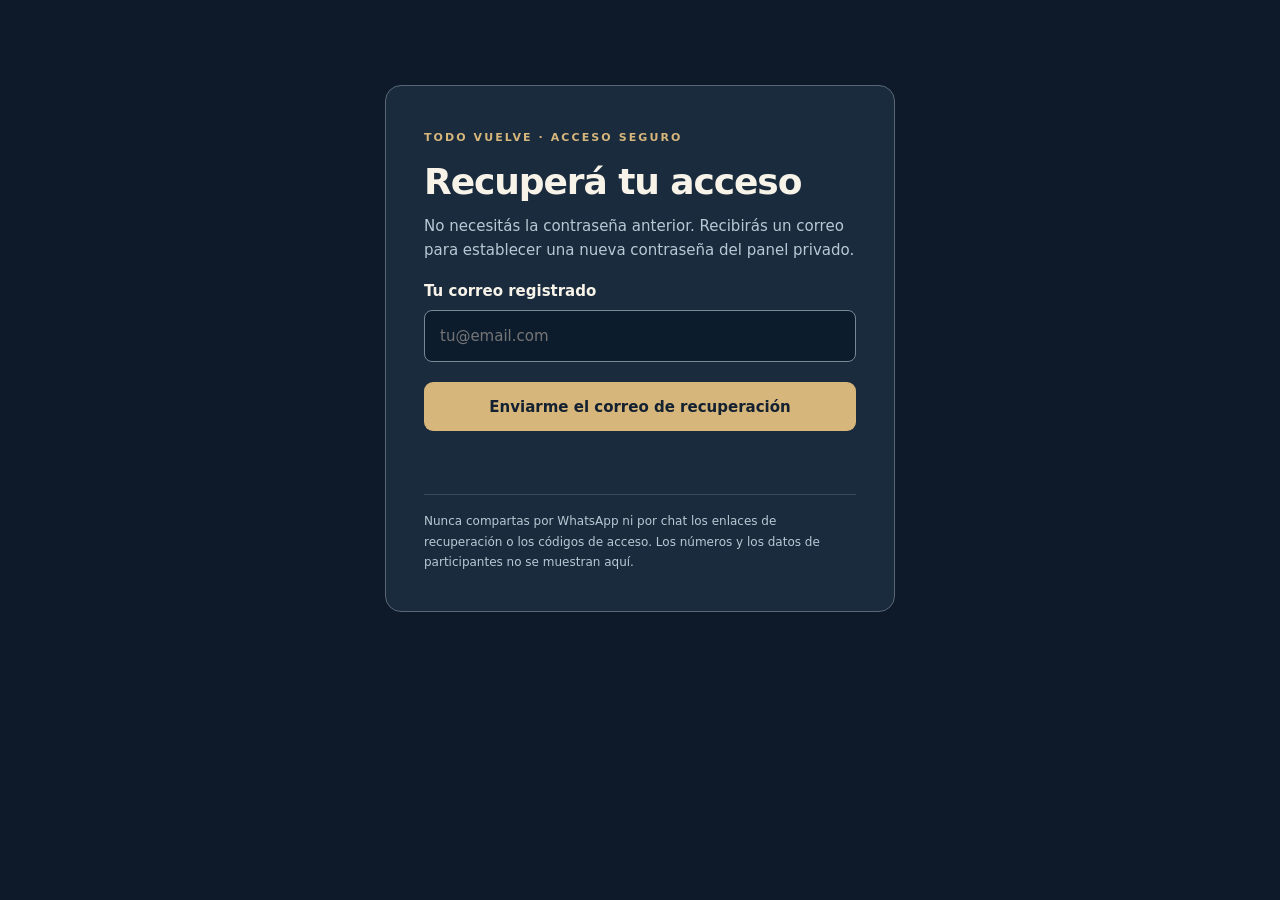
<file: recuperar-todo-vuelve.html>
<!doctype html>
<html lang="es-AR">
<head>
<meta charset="utf-8"><meta name="viewport" content="width=device-width,initial-scale=1">
<meta name="robots" content="noindex,nofollow"><meta name="referrer" content="no-referrer">
<meta name="theme-color" content="#192739"><title>Acceso privado | TODO VUELVE</title>
<style>
:root{color-scheme:dark;--bg:#0e1a29;--panel:#1a2b3d;--line:#586675;--gold:#d6b67b;--fg:#f7f3e9;--muted:#b8c9d5;--error:#ffb1b1}
*{box-sizing:border-box}body{margin:0;min-height:100vh;background:var(--bg);padding:22px;color:var(--fg);font:15px/1.6 system-ui,-apple-system,Segoe UI,sans-serif}
main{max-width:510px;margin:clamp(12px,7vh,70px) auto;background:var(--panel);padding:clamp(22px,4vw,38px);border:1px solid var(--line);border-radius:16px}
small{letter-spacing:.19em;text-transform:uppercase;color:var(--gold);font-size:11px;font-weight:700}
h1{font-size:clamp(27px,5vw,36px);line-height:1.15;letter-spacing:-.03em;margin:13px 0 12px}
p{color:var(--muted);margin:10px 0 17px}
label{display:block;font-weight:650;margin:17px 0 7px}
input{display:block;width:100%;background:#0d1c2d;color:white;border:1px solid #798895;padding:13px 15px;min-height:48px;border-radius:8px;font:inherit}
button,.link{background:var(--gold);color:#142131;font:700 15px system-ui;display:block;width:100%;min-height:49px;border:0;border-radius:9px;padding:14px 16px;margin-top:20px;text-decoration:none;text-align:center;cursor:pointer}
button:disabled{opacity:.65;cursor:wait}
button:focus-visible,input:focus-visible,a:focus-visible{outline:3px solid white;outline-offset:3px}
[hidden]{display:none!important}.status{min-height:24px;font-size:13px;color:var(--gold);margin-top:15px}.status.error{color:var(--error)}
.note{font-size:12px;line-height:1.7;color:var(--muted);border-top:1px solid #ffffff25;padding-top:16px;margin-top:24px}
a{color:var(--gold)}
</style></head>
<body><main>
<small>TODO VUELVE · Acceso seguro</small>
<section id="request">
<h1>Recuperá tu acceso</h1>
<p>No necesitás la contraseña anterior. Recibirás un correo para establecer una nueva contraseña del panel privado.</p>
<form id="requestForm">
<label for="email">Tu correo registrado</label><input type="email" id="email" autocomplete="email" required placeholder="tu@email.com">
<button type="submit" id="requestButton">Enviarme el correo de recuperación</button>
</form>
<div id="requestMessage" class="status" role="status" aria-live="polite"></div>
</section>
<section id="reset" hidden>
<h1>Creá tu nueva contraseña</h1>
<p>Tu identidad quedó verificada mediante el enlace del correo. Esta contraseña será para el usuario del panel de TODO VUELVE.</p>
<form id="resetForm">
<label for="newPassword">Nueva contraseña</label><input type="password" id="newPassword" minlength="12" autocomplete="new-password" required placeholder="12 caracteres como mínimo">
<label for="repeatPassword">Repetí la contraseña</label><input type="password" id="repeatPassword" minlength="12" autocomplete="new-password" required>
<button type="submit" id="resetButton">Guardar y continuar</button>
</form>
<div id="resetMessage" class="status" role="status" aria-live="polite"></div>
</section>
<section id="success" hidden>
<h1>¡Contraseña guardada!</h1>
<p>Tu contraseña fue actualizada en Supabase. Ahora podés ingresar al panel de números.</p>
<a class="link" href="https://caye2404.github.io/todo-vuelve/admin.html">Abrir panel de administración</a>
<p>Usá tu correo y la contraseña que acabás de establecer.</p>
</section>
<div class="note">Nunca compartas por WhatsApp ni por chat los enlaces de recuperación o los códigos de acceso. Los números y los datos de participantes no se muestran aquí.</div>
</main>
<script>
(()=>{"use strict";
const base="https://kytneqghybtvkgsitkbm.supabase.co";
const key="sb_publishable_k6IdQGtHMZxvGn_beWu8Rg_zm4CFy1R";
const el=id=>document.getElementById(id);
let sessionToken=null;
function message(id,value,isError=false){const node=el(id);node.textContent=value;node.classList.toggle("error",isError)}
const fragment=new URLSearchParams(window.location.hash.slice(1));
if(fragment.has("access_token")&&fragment.get("type")==="recovery"){
 sessionToken=fragment.get("access_token");
 history.replaceState(null,"",window.location.pathname);
 el("request").hidden=true;el("reset").hidden=false;
}else if(fragment.has("error")){
 const err=fragment.get("error_description")||"Este enlace venció. Solicitá uno nuevo.";
 history.replaceState(null,"",window.location.pathname);
 message("requestMessage",err,true);
}else if(fragment.has("access_token")){
 history.replaceState(null,"",window.location.pathname);
 message("requestMessage","El enlace recibido no es de recuperación. Solicitá un correo nuevo.",true);
}
el("requestForm").addEventListener("submit",async event=>{
 event.preventDefault();
 const button=el("requestButton");button.disabled=true;
 message("requestMessage","Solicitando el correo…");
 try{
  const r=await fetch(base+"/auth/v1/recover",{
   method:"POST",
   headers:{"apikey":key,"Content-Type":"application/json"},
   body:JSON.stringify({email:el("email").value.trim()})
  });
  const data=await r.json().catch(()=>({}));
  if(!r.ok)throw Error(data.msg||data.message||data.error_description||"No se pudo solicitar el correo");
  message("requestMessage","Si la cuenta está registrada, recibirás un correo. Revisá también la carpeta Spam.");
 }catch(err){message("requestMessage",err.message||"No se pudo solicitar el correo.",true)}
 finally{button.disabled=false}
});
el("resetForm").addEventListener("submit",async event=>{
 event.preventDefault();
 const password=el("newPassword").value,repeat=el("repeatPassword").value;
 if(password!==repeat){message("resetMessage","Las contraseñas no coinciden.",true);return}
 if(password.length<12){message("resetMessage","La contraseña debe tener al menos 12 caracteres.",true);return}
 const button=el("resetButton");button.disabled=true;message("resetMessage","Guardando tu nueva contraseña…");
 try{
  if(!sessionToken)throw Error("Tu enlace expiró. Solicitá uno nuevo.");
  const r=await fetch(base+"/auth/v1/user",{
   method:"PUT",headers:{"apikey":key,"Content-Type":"application/json","Authorization":"Bearer "+sessionToken},
   body:JSON.stringify({password})
  });
  const data=await r.json().catch(()=>({}));
  if(!r.ok)throw Error(data.msg||data.message||data.error_description||"No se pudo actualizar la contraseña");
  sessionToken=null;el("newPassword").value="";el("repeatPassword").value="";
  el("reset").hidden=true;el("success").hidden=false;
 }catch(err){message("resetMessage",err.message||"No se pudo actualizar la contraseña.",true)}
 finally{button.disabled=false}
});
})();
</script></body></html>
</file>
<file: nucleo-demo/styles.css>
:root{--navy:#0e1f32;--navy2:#132b45;--blue:#2166a4;--cyan:#34bdd7;--bg:#f4f7fb;--surface:#fff;--ink:#182a3d;--muted:#64748b;--line:#dce5ef;--green:#197c63;--yellow:#995c12;--red:#b63e3d;--max:1500px}
*{box-sizing:border-box}html{scroll-behavior:smooth}body{margin:0;color:var(--ink);background:var(--bg);font:15px/1.55 Inter,system-ui,-apple-system,"Segoe UI",sans-serif}button,input,select{font:inherit}button{cursor:pointer}button:disabled{opacity:.5;cursor:not-allowed}a{color:inherit;text-decoration:none}h1,h2,h3,p{margin-top:0}h1,h2{line-height:1.16;letter-spacing:-.045em}h1{font-size:clamp(27px,3vw,40px)}h2{font-size:22px}h3{font-size:17px}:focus-visible{outline:3px solid #5ed6e4;outline-offset:3px}label{display:block;font-weight:750;font-size:13px;margin:0 0 6px;color:#384b62}.skip{position:absolute;top:-100px;left:10px;background:#fff;color:#132b45;padding:10px;z-index:200}.skip:focus{top:10px}
.demo-banner{position:sticky;top:0;z-index:99;display:flex;align-items:center;justify-content:center;gap:14px;flex-wrap:wrap;padding:9px 16px;background:#ffebac;border-bottom:1px solid #dfba59;color:#50370c;font-weight:850;font-size:12px;text-align:center}
.demo-banner span{background:#855a13;color:white;padding:4px 9px;border-radius:30px;letter-spacing:.05em;font-size:11px}
.demo-banner a{text-decoration:underline;text-underline-offset:2px}
.shell{display:grid;grid-template-columns:252px minmax(0,1fr);min-height:calc(100vh - 43px)}
.sidebar{background:var(--navy);color:#e9f5ff;padding:25px 16px;position:sticky;top:43px;height:calc(100vh - 43px);overflow:auto;display:flex;flex-direction:column;gap:25px}
.brand{display:flex;align-items:center;gap:13px;padding:4px 9px}.brand-mark{display:grid;place-items:center;width:47px;height:47px;border-radius:13px;background:linear-gradient(125deg,#327aaf,#14426e);color:#fff;font-size:29px;font-weight:900;letter-spacing:-.09em}.brand-txt strong{display:block;font-size:21px;line-height:1;letter-spacing:-.05em}.brand-txt small{color:#a9c5d9;font-size:10px;font-weight:800;letter-spacing:.11em}
.workspace{background:#1d3650;border:1px solid #40617f;padding:14px;border-radius:12px;margin:0 8px}.workspace small{display:block;color:#b6c8d5;font-size:10px;font-weight:850;letter-spacing:.11em;margin-bottom:4px}.workspace strong{font-size:13px;line-height:1.25;display:block}.workspace span{display:inline-block;font-size:11px;color:#baf0ce;margin-top:7px}
.navtitle{padding:0 13px;color:#92b4cb;font-size:10px;letter-spacing:.16em;text-transform:uppercase;font-weight:850}.menu{display:grid;gap:5px}.navbtn{width:100%;display:flex;gap:12px;align-items:center;background:transparent;color:#c8dce9;border:none;border-radius:10px;padding:12px 14px;text-align:left;font-size:13px;font-weight:750;transition:background .15s}.navbtn:hover,.navbtn.active{color:#fff;background:#294767}.navbtn.active{box-shadow:inset 3px 0 #59c9ed}.navbtn .ico{width:21px;text-align:center;font-size:17px}.navbtn i{font-style:normal;font-size:10px;padding:2px 6px;background:#304e65;border-radius:6px;color:#d2e2ea;margin-left:auto}
.sidefoot{margin-top:auto;display:grid;gap:7px;padding:0 8px}.sidefoot a{display:block;padding:9px 10px;border-radius:8px;color:#bfe4fa;background:#203852;font-size:12px;font-weight:700}.sidefoot a:hover{color:#fff;background:#345678}
.main{min-width:0}.topbar{height:77px;background:white;border-bottom:1px solid var(--line);display:flex;align-items:center;gap:16px;padding:0 34px}.crumb{font-weight:850;font-size:14px;color:#344b63}.crumb span{color:#97a6b9;font-weight:500;margin-right:8px}.top-actions{margin-left:auto;display:flex;align-items:center;gap:10px}.tiny-pill{color:#155a70;background:#e5f6fb;border:1px solid #b7e9f4;font-size:11px;padding:7px 11px;border-radius:100px;font-weight:850}.userchip{display:flex;align-items:center;gap:9px;font-size:12px;font-weight:800}.avatar{height:34px;width:34px;display:grid;place-items:center;border-radius:50%;background:#d8eafa;color:#185781;font-weight:900}
.content{max-width:var(--max);margin:0 auto;padding:34px;min-width:0}.pagehead{display:flex;align-items:end;justify-content:space-between;gap:20px;flex-wrap:wrap;margin-bottom:26px}.eyebrow{font-size:11px;color:var(--blue);text-transform:uppercase;letter-spacing:.15em;font-weight:900;margin-bottom:8px}.pagehead p{color:var(--muted);max-width:710px;font-size:15px;margin:9px 0 0}.actions{display:flex;gap:9px;flex-wrap:wrap}.btn{display:inline-flex;align-items:center;justify-content:center;gap:8px;border:1px solid #bcd0e0;border-radius:9px;padding:10px 15px;min-height:43px;font-size:12px;font-weight:850;color:#1b4e73;background:#fff;text-align:center}.btn:hover{background:#eff8fe}.btn.primary{background:#165d96;color:#fff;border-color:#165d96}.btn.primary:hover{background:#0d4b7e}.btn.success{background:#e4f7e9;color:#196a45;border-color:#9ed3ae}.btn.danger{color:#a83b3b;border-color:#efbebd}.btn:disabled{opacity:.55}
.grid{display:grid;gap:17px}.stats{grid-template-columns:repeat(4,minmax(0,1fr));margin-bottom:20px}.stat{background:#fff;border:1px solid var(--line);border-radius:15px;padding:22px;box-shadow:0 3px 10px #0a274609}.stat small{font-size:12px;color:#64748b;font-weight:800;display:block}.stat strong{display:block;font-size:clamp(23px,2.3vw,31px);letter-spacing:-.045em;line-height:1.2;margin:9px 0 6px;color:#182f45;font-variant-numeric:tabular-nums}.stat span{font-size:11px;color:#5e7181}.stat.critical{border-top:4px solid #dc7c51}.stat.good{border-top:4px solid #37aa8d}.stat.info{border-top:4px solid #378abe}.stat.gold{border-top:4px solid #ddab53}
.panel{background:#fff;border:1px solid var(--line);border-radius:15px;box-shadow:0 4px 13px #123c5c08;overflow:hidden;margin-bottom:17px}.panel-header{padding:22px 23px;border-bottom:1px solid var(--line);display:flex;align-items:center;gap:14px;justify-content:space-between;flex-wrap:wrap}.panel-title{font-weight:850;font-size:17px;letter-spacing:-.025em}.panel-subtitle{color:#6a7f90;font-size:12px;margin-top:3px}.panel-body{padding:22px 23px}.split{display:grid;grid-template-columns:1.15fr .85fr;gap:17px}.split.equal{grid-template-columns:1fr 1fr}
.alert{padding:14px 16px;border-radius:10px;background:#fff7e4;border:1px solid #efd49c;color:#775419;font-size:13px;margin-bottom:13px}.alert.blue{background:#eaf6fc;border-color:#a7d9f1;color:#22546c}.alert.green{background:#edf9f0;border-color:#b8dfc2;color:#266447}.alert strong{font-weight:900}
.quick{display:grid;grid-template-columns:repeat(3,minmax(0,1fr));gap:12px}.quick button{text-align:left;padding:17px;border:1px solid #cfdfeb;border-radius:12px;background:#f8fbfe;color:#193951}.quick button:hover{border-color:#70b4df;background:#ecf8fe}.quick b{display:block;font-size:14px}.quick small{font-size:12px;color:#61778c;display:block;margin-top:4px}
.table-wrap{overflow:auto;width:100%}table{width:100%;border-collapse:collapse;min-width:740px}th,td{padding:13px 14px;text-align:left;border-bottom:1px solid #eaf0f5;font-size:12px;vertical-align:middle}th{color:#566b7d;background:#f8fafc;text-transform:uppercase;font-size:10px;letter-spacing:.075em;font-weight:900}td{color:#31465a}td strong{color:#1b344b;font-weight:850}tr:last-child td{border-bottom:0}tbody tr:hover{background:#fafcff}td.numeric,th.numeric{text-align:right;white-space:nowrap;font-variant-numeric:tabular-nums}
.tag{display:inline-flex;align-items:center;gap:5px;white-space:nowrap;padding:5px 8px;border-radius:50px;font-size:10px;font-weight:850;border:1px solid transparent}.tag.pending{background:#fff1d8;color:#975d10;border-color:#f1d69e}.tag.paid{background:#e7f7ec;color:#167350;border-color:#b8e0c7}.tag.partial{background:#e5f0fc;color:#1b65a2;border-color:#b9d7f5}.tag.future{background:#e6e9fe;color:#564db6;border-color:#c3c6f0}.tag.now{background:#dff5ef;color:#166d58;border-color:#a8dfd0}
.textbtn{border:0;background:transparent;color:#176aa8;font-size:12px;font-weight:850;padding:4px;white-space:nowrap}.textbtn:hover{text-decoration:underline}.searchline{display:flex;flex-wrap:wrap;gap:10px;align-items:center;padding:16px 22px;border-bottom:1px solid var(--line)}.searchline input,.searchline select,.field input,.field select{padding:10px 12px;min-height:42px;border:1px solid #bfd0df;border-radius:9px;background:#fff;color:#21384c;font-size:13px}.searchline input{flex:1;min-width:190px}.searchline select{min-width:130px}
.list{display:grid;gap:10px}.listrow{display:flex;gap:12px;align-items:center;justify-content:space-between;background:#f7fafc;border:1px solid #e2eaf2;border-radius:10px;padding:13px 15px}.listrow strong{display:block;font-size:13px}.listrow small{font-size:11px;color:#62788b}.listrow .detail{font-size:12px;font-weight:850;color:#176da0}
.steps{display:grid;gap:14px}.step{display:flex;gap:12px;align-items:flex-start}.step-num{flex-shrink:0;background:#eaf2fc;color:#1c5e8e;font-size:12px;font-weight:850;border-radius:9px;width:30px;height:30px;display:grid;place-items:center}.step strong{font-size:13px}.step p{font-size:12px;color:#68798a;margin:4px 0 0}
.toolbar{display:flex;align-items:center;gap:9px;flex-wrap:wrap}.empty{padding:35px;text-align:center;color:#758597}.note{font-size:12px;color:#66798b;line-height:1.65}
.chart-bars{display:flex;align-items:end;justify-content:space-between;height:200px;gap:15px;margin:20px 0 10px;border-bottom:1px solid #d5e1ec}.chart-bar{flex:1;display:flex;flex-direction:column;align-items:center;justify-content:flex-end;gap:5px;height:100%;min-width:0}.chart-bar .bar{width:min(52px,100%);border-radius:8px 8px 0 0;background:linear-gradient(180deg,#5bc7e5,#246ca1);min-height:4px}.chart-bar small{font-size:10px;color:#708092;white-space:nowrap}
.feature-grid{display:grid;grid-template-columns:repeat(2,minmax(0,1fr));gap:14px}.feature{border:1px solid var(--line);border-radius:12px;padding:21px;background:#fff}.feature h3{margin:10px 0 9px}.feature p{color:#65798c;font-size:13px;line-height:1.7}.feature .feature-ico{font-size:23px}
.modal-bg{position:fixed;inset:0;z-index:110;background:#071525a8;display:none;align-items:center;justify-content:center;padding:16px}.modal-bg.open{display:flex}.modal{width:min(560px,100%);max-height:90vh;overflow:auto;border-radius:18px;background:white;box-shadow:0 30px 80px #0615226b}.modal-head{display:flex;justify-content:space-between;align-items:center;gap:15px;border-bottom:1px solid var(--line);padding:23px}.modal-body{padding:23px}.modal-head h2{margin:0}.close{width:36px;height:36px;border:1px solid #d4e1ec;border-radius:50%;background:#fff;font-size:20px}.field{margin-bottom:15px}.field input,.field select{width:100%;font-size:15px}.modal-foot{display:flex;gap:10px;justify-content:flex-end;flex-wrap:wrap}
.toast{position:fixed;bottom:24px;right:24px;z-index:130;background:#163652;color:#fff;border-radius:11px;box-shadow:0 16px 35px #091d3499;padding:14px 18px;font-size:13px;font-weight:850;opacity:0;transform:translateY(20px);transition:opacity .2s,transform .2s;pointer-events:none;max-width:360px}.toast.visible{opacity:1;transform:none}
.footer{margin-top:40px;border-top:1px solid var(--line);padding:24px 0;display:flex;justify-content:space-between;gap:15px;flex-wrap:wrap;color:#738598;font-size:12px}
.mobile-open{display:none}
@media(max-width:1150px){.sidebar{width:228px}.shell{grid-template-columns:228px minmax(0,1fr)}.stats{grid-template-columns:repeat(2,minmax(0,1fr))}.split{grid-template-columns:1fr}.content{padding:24px}}
@media(max-width:800px){.shell{display:block}.sidebar{position:fixed;z-index:90;top:40px;bottom:0;left:0;transform:translateX(-105%);transition:transform .23s;width:min(300px,87vw);height:calc(100vh - 40px);box-shadow:0 22px 55px #0009}.sidebar.open{transform:none}.mobile-open{display:grid;place-items:center;border:1px solid #bfd2e0;border-radius:9px;background:#f4f9ff;color:#1a4b6f;width:41px;height:41px;font-size:19px}.topbar{height:70px;padding:0 18px}.content{padding:21px 16px}.userchip span:last-child{display:none}.split.equal{grid-template-columns:1fr}.quick{grid-template-columns:1fr}.feature-grid{grid-template-columns:1fr}.chart-bars{gap:7px}.chart-bar small{font-size:9px}.demo-banner{font-size:11px;gap:6px}.footer{margin-top:26px}}
@media(max-width:500px){.stats{grid-template-columns:repeat(2,minmax(0,1fr));gap:9px}.stat{padding:15px}.stat strong{font-size:20px}.stat small{font-size:11px}.pagehead{align-items:start}.pagehead h1{font-size:29px}.panel-header,.panel-body{padding:16px}.searchline{padding:14px}.userchip{display:none}.tiny-pill{font-size:10px}.btn{padding:10px 12px}.listrow{align-items:start;flex-direction:column}.modal-head,.modal-body{padding:18px}}
@media(prefers-reduced-motion:reduce){html{scroll-behavior:auto}.sidebar,.toast{transition:none}}


/* Biblioteca de remitos y constancias — Solo documentos ficticios */
.docs-grid{display:grid;grid-template-columns:repeat(2,minmax(0,1fr));gap:13px}
.doc-card{border:1px solid #cbdfe9;border-radius:13px;padding:20px;background:#f8fbff}
.doc-card h3{font-size:18px;margin:13px 0 9px;color:#213b52}
.doc-card p{margin:8px 0;color:#465d70;font-size:13px}
.doc-card strong{color:#173e5c}
.doc-card .doc-link{display:inline-flex;margin-top:10px;background:#175e96;border-color:#175e96;color:#fff;font-weight:850}
.doc-card .doc-link:hover{background:#0d4775}
.doc-linked{border:1px solid #bed3e3;background:#f2f9fd;padding:16px;border-radius:11px;margin-top:17px}
.doc-linked>strong{display:block;font-size:14px;color:#153e5e}
.doc-linked>p{font-size:12px;color:#536c7d;margin:7px 0 12px}
.doc-linked .btn{margin:3px 6px 3px 0;background:#165e95;color:#fff;border-color:#165e95;font-size:12px}
.doc-linked .btn:hover{background:#0f4d7d}
@media(max-width:700px){.docs-grid{grid-template-columns:1fr}}


/* ===============================================================
   NÚCLEO · EXPERIENCIA MOBILE FIRST / NOVIEMBRE 2026
   NAV INFERIOR, MENU + EXPANDIBLE, TARJETAS EN LUGAR DE TABLAS
   =============================================================== */
html,body{width:100%;max-width:100%;overflow-x:clip}
[hidden]{display:none!important}
.mobile-tabbar,.mobile-module-sheet,.mobile-sheet-backdrop,.mobile-top-brand{display:none}
.hero-welcome{display:grid;grid-template-columns:minmax(0,1.1fr) minmax(220px,.85fr);gap:23px;padding:30px 31px;margin-bottom:19px;background:linear-gradient(127deg,#102f4c 2%,#174d74 55%,#147d8b 110%);border:1px solid #377da5;border-radius:19px;color:#fff;box-shadow:0 16px 34px #1f4b7423;overflow:hidden;position:relative}
.hero-welcome:before{content:"";position:absolute;right:-8%;top:-40%;border:1px solid #ffffff18;width:350px;height:350px;border-radius:50%;pointer-events:none}
.hero-welcome>div{position:relative;z-index:1;min-width:0}
.hero-welcome .hero-eyebrow{display:inline-flex;gap:8px;font-size:11px;font-weight:900;letter-spacing:.12em;color:#9aefff;margin-bottom:10px}
.hero-welcome h2{font-size:clamp(25px,3.1vw,38px);line-height:1.14;letter-spacing:-.045em;margin:0 0 12px;color:white;max-width:490px}
.hero-welcome p{color:#d6f1fa;font-size:14px;line-height:1.7;max-width:480px;margin:0 0 22px}
.hero-cta-row{display:flex;gap:9px;flex-wrap:wrap}
.hero-cta-row button{border:1px solid #8bd6ea;background:#fff;color:#144d71;font-weight:900;min-height:45px;padding:10px 17px;border-radius:10px}
.hero-cta-row button.secondary{background:#ffffff12;color:#fff}
.hero-visual{background:linear-gradient(158deg,#ffffff22,#ffffff0b);border:1px solid #ffffff45;border-radius:15px;padding:20px;display:grid;align-content:center;gap:15px;box-shadow:0 20px 40px #052d3870}
.visual-top{display:flex;align-items:center;gap:10px;font-size:11px;color:#d8f5ff;font-weight:900;letter-spacing:.04em}
.visual-top span{background:#55dfac;width:8px;height:8px;border-radius:50%;box-shadow:0 0 0 4px #54dfac28}
.visual-main{display:flex;justify-content:space-between;align-items:center;gap:15px}
.visual-main strong{font-size:31px;letter-spacing:-.055em;white-space:nowrap}
.visual-main small{display:block;font-size:11px;color:#d8ecf7;margin-top:4px}
.visual-ring{flex:0 0 75px;width:75px;height:75px;border-radius:50%;background:conic-gradient(#9debc1 0 72%,#ffffff32 72% 100%);display:grid;place-items:center}
.visual-ring:before{content:"72%";display:grid;place-items:center;background:#17516e;border-radius:50%;width:59px;height:59px;color:#fff;font-size:16px;font-weight:900}
.visual-bars{display:flex;gap:6px;height:60px;align-items:flex-end;border-bottom:1px solid #ffffff54}
.visual-bars i{display:block;flex:1;min-width:0;border-radius:4px 4px 0 0;background:linear-gradient(#8adfeb,#3c9ec9)}
.visual-footer{display:flex;justify-content:space-between;align-items:center;gap:10px;color:#d6f3fd;font-size:10px;font-weight:850}
.mini-feature-chips{display:flex;gap:8px;flex-wrap:wrap;margin:14px 0 20px}.mini-feature-chips span{background:#e7f3fc;color:#235e85;padding:6px 11px;border:1px solid #bcd6e8;border-radius:50px;font-size:11px;font-weight:850}
.panel,.stat,.feature,.listrow{min-width:0}
.panel-body,.panel-header{min-width:0}
.stat strong,.listrow .detail{overflow-wrap:anywhere}
.feature-grid{grid-template-columns:repeat(2,minmax(0,1fr))}
.feature{position:relative;padding:23px;background:#fcfdff;box-shadow:0 3px 13px #00375509}
.feature:before{content:"";position:absolute;left:0;top:18px;bottom:18px;width:3px;border-radius:0 4px 4px 0;background:#4cbacb}
.feature .feature-ico{color:#27749e;background:#e5f3fc;width:45px;height:45px;display:grid;place-items:center;border-radius:11px;font-weight:900;margin-bottom:15px}
.feature h3{font-size:17px;line-height:1.35}
.roadmap-intro{display:grid;grid-template-columns:1fr 1fr;gap:12px;margin-bottom:20px}
.roadmap-step{border-radius:13px;padding:17px 19px;background:#e6f4fc;border:1px solid #b7dbed}
.roadmap-step strong{display:block;font-size:13px;color:#1b577d}
.roadmap-step p{color:#416a83;font-size:12px;margin:6px 0 0}
@media(max-width:900px){
 .sidebar{display:none!important}
 .shell{display:block;min-height:100vh}
 .main{min-width:0}
 .mobile-top-brand{display:flex;align-items:center;gap:7px;font-weight:900;color:#173c5a;letter-spacing:-.055em}
 .mobile-top-brand b{font-size:16px;background:#15496f;color:#fff;padding:5px 8px;border-radius:8px}
 .mobile-top-brand strong{font-size:17px}
 .demo-banner{position:static;z-index:auto;padding:7px 12px;font-size:10px;gap:5px;line-height:1.35}
 .demo-banner a{display:none}
 .topbar{position:sticky;top:0;z-index:80;height:57px;padding:0 17px;box-shadow:0 5px 20px #0c35521a}
 .topbar .crumb{margin-left:auto;font-size:12px;max-width:42%;text-overflow:ellipsis;white-space:nowrap;overflow:hidden}
 .topbar .crumb span:first-child{display:none}
 .topbar .crumb #crumb{font-size:12px;color:#536b7c}
 .top-actions{margin-left:0}
 .top-actions .tiny-pill{font-size:9px;padding:5px 7px;background:#dcf7ed;color:#215c4f;border-color:#bbded2;white-space:nowrap}
 .top-actions .userchip{display:none}
 .content{padding:17px 14px calc(110px + env(safe-area-inset-bottom));max-width:100%;overflow-x:clip}
 .pagehead{gap:11px;margin-bottom:18px}
 .pagehead h1{font-size:clamp(25px,6.6vw,32px);line-height:1.18}
 .pagehead p{font-size:13px;line-height:1.65}
 .pagehead .actions{width:100%;gap:9px}
 .pagehead .actions .btn{flex:1 1 0;min-width:0}
 .panel{margin-bottom:13px}
 .panel-header{padding:16px}
 .panel-body{padding:16px}
 .panel-title{font-size:16px}
 .stats{grid-template-columns:repeat(2,minmax(0,1fr));gap:10px;margin-bottom:13px}
 .stat{padding:16px;border-radius:12px}
 .stat strong{font-size:clamp(18px,5.6vw,25px)}
 .stat small{font-size:11px;line-height:1.35}
 .stat span{font-size:10px}
 .split,.split.equal{grid-template-columns:1fr;gap:0}
 .quick{grid-template-columns:repeat(2,minmax(0,1fr))}
 .quick button{padding:15px;border-radius:12px;min-height:98px}
 .quick button b{font-size:13px}
 .quick button small{font-size:11px}
 .feature-grid,.roadmap-intro{grid-template-columns:1fr}
 .feature{padding:19px}
 .feature h3{font-size:16px}
 .docs-grid{grid-template-columns:1fr}
 .doc-card{padding:17px}
 .searchline{display:grid;grid-template-columns:1fr 1fr;gap:9px;padding:14px}
 .searchline input{grid-column:1/-1;width:100%;min-width:0}
 .searchline select,.searchline button{min-width:0;width:100%}
 .table-wrap{overflow:visible!important;max-width:100%}
 table{display:block;width:100%;min-width:0!important}
 table thead{display:none}
 table tbody{display:grid;gap:11px;padding:12px;background:#f6f9fc}
 table tbody tr{display:block;background:#fff;border:1px solid #d8e4ee;border-radius:13px;box-shadow:0 3px 12px #1034520b;min-width:0;padding:8px 10px}
 table tbody td{display:block;position:relative;text-align:left!important;padding:10px 6px 10px 43%;min-height:37px;max-width:100%;overflow-wrap:anywhere;word-break:break-word;border-bottom:1px solid #e9eff4}
 table tbody td::before{content:attr(data-label);position:absolute;left:6px;top:10px;max-width:40%;font-weight:850;color:#687b8d;font-size:10px;letter-spacing:.01em;line-height:1.45;overflow-wrap:anywhere;text-transform:uppercase}
 table tbody td:last-child{border-bottom:0}
 table tbody td strong{font-size:13px}
 table tbody td.numeric{font-variant-numeric:tabular-nums}
 table tbody td .toolbar{display:flex;gap:7px;justify-content:flex-start;flex-wrap:wrap}
 table tbody td .btn{min-height:37px;padding:8px 10px;font-size:11px}
 table tbody td .doc-link{font-size:11px;white-space:normal}
 .listrow{align-items:flex-start;flex-direction:column;gap:9px;padding:13px}
 .listrow strong{font-size:13px;overflow-wrap:anywhere}
 .listrow .detail{font-size:14px}
 .modal-bg{z-index:180}
 .modal{max-height:calc(100dvh - 35px);width:min(560px,100%)}
 .toast{z-index:190;bottom:calc(88px + env(safe-area-inset-bottom));left:14px;right:14px;max-width:none;text-align:center}
 .footer{gap:8px;flex-direction:column}
 .mobile-tabbar{display:grid;grid-template-columns:repeat(4,minmax(0,1fr));position:fixed;left:0;right:0;bottom:0;z-index:140;min-height:calc(74px + env(safe-area-inset-bottom));padding:5px 8px calc(6px + env(safe-area-inset-bottom));background:#fff;border-top:1px solid #cbdde9;box-shadow:0 -8px 25px #0c315822}
 .mobile-tabbar button{display:flex;flex-direction:column;justify-content:center;align-items:center;gap:1px;background:transparent;border:0;color:#5d7586;font-size:11px;font-weight:850;border-radius:11px;min-width:0;min-height:60px;padding:4px}
 .mobile-tabbar .tab-icon{font-size:25px;line-height:1.15;font-weight:800}
 .mobile-tabbar button.active,.mobile-tabbar button.section-active{color:#145c91;background:#e9f5fd}
 .mobile-tabbar button.active .tab-icon{color:#17679f}
 .mobile-tabbar .tab-plus{display:grid;place-items:center;background:linear-gradient(140deg,#237eb5,#143f70);color:white;width:42px;height:42px;font-size:29px;font-weight:500;border-radius:14px;line-height:1;box-shadow:0 4px 11px #12548736;transition:transform .18s}
 .mobile-tabbar #mobile-more{color:#194f73}
 .mobile-tabbar #mobile-more.expanded .tab-plus{transform:rotate(45deg);background:#234457}
 .mobile-sheet-backdrop{display:block;position:fixed;inset:0;z-index:119;background:#061522ad;backdrop-filter:blur(3px)}
 .mobile-module-sheet{display:flex;flex-direction:column;position:fixed;left:0;right:0;bottom:calc(73px + env(safe-area-inset-bottom));z-index:135;max-height:min(76dvh,830px);min-height:280px;background:#f7faff;box-shadow:0 -20px 50px #071b3380;border-radius:23px 23px 0 0;overflow:hidden;border-top:1px solid #a7c5db}
 .mobile-sheet-heading{display:flex;justify-content:space-between;gap:16px;align-items:center;padding:19px 19px 14px;background:linear-gradient(118deg,#10324c,#1b5c7e);color:#fff;border-radius:23px 23px 0 0;flex-shrink:0}
 .mobile-sheet-heading h2{font-size:20px;margin:3px 0;letter-spacing:-.04em;color:#fff}
 .mobile-sheet-heading h2 span{font-size:11px;background:#b9eaf2;color:#174361;padding:3px 6px;border-radius:5px;vertical-align:middle}
 .sheet-eyebrow{font-size:10px;color:#acf1eb;font-weight:900;letter-spacing:.12em}
 .sheet-close{display:grid;place-items:center;width:39px;height:39px;border:1px solid #b5cfde;border-radius:12px;background:#ffffff16;color:#fff;font-size:26px;flex-shrink:0}
 .mobile-sheet-content{overflow-y:auto;overscroll-behavior:contain;padding:14px 17px 24px;min-height:0}
 .sheet-description{font-size:12px;color:#4b6173;margin:0 0 17px}
 .sheet-section-title{display:flex;align-items:center;gap:7px;margin-bottom:11px;color:#235575;font-size:11px;font-weight:900;letter-spacing:.075em}
 .sheet-section-title>span{color:#2aa6a5}
 .sheet-section-title small{margin-left:auto;color:#7e91a1;font-size:10px;letter-spacing:0}
 .sheet-modules{display:grid;grid-template-columns:repeat(2,minmax(0,1fr));gap:10px}
 .sheet-modules button{display:flex;align-items:center;gap:10px;min-width:0;background:white;border:1px solid #d5e4ee;border-radius:12px;padding:13px 10px;text-align:left;color:#203d52;min-height:70px;box-shadow:0 3px 11px #1236560c}
 .sheet-modules button.active{border-color:#519bc0;background:#eaf6ff}
 .sheet-modules button>span:nth-child(2){min-width:0;flex:1}
 .sheet-modules button strong{display:block;font-size:12px;line-height:1.4;overflow-wrap:anywhere}
 .sheet-modules button small{display:block;color:#708597;font-size:10px;line-height:1.35;margin-top:3px}
 .sheet-modules button b{font-size:13px;color:#2c7bb1}
 .sheet-icon{display:grid;place-items:center;flex:0 0 33px;width:33px;height:33px;border-radius:9px;background:#e6f3fb;color:#1e658f;font-weight:900;font-size:18px}
 .sheet-section-title.future-section{margin-top:24px;color:#7651a6}
 .sheet-section-title.future-section span{color:#8b6bd2}
 .future-note{font-size:11px;color:#6a5b80;line-height:1.5;margin:0 0 12px}
 .sheet-future-grid{display:grid;grid-template-columns:repeat(2,minmax(0,1fr));gap:9px}
 .sheet-future-grid button{min-height:90px;display:flex;flex-direction:column;align-items:flex-start;gap:3px;border:1px solid #dcd6ef;background:#f4f1ff;color:#5d4681;padding:12px;border-radius:11px;text-align:left}
 .sheet-future-grid button b{font-size:19px;line-height:1.15}
 .sheet-future-grid button span{font-size:12px;line-height:1.35;font-weight:850}
 .sheet-future-grid button small{font-size:10px;color:#7759a1;font-weight:800}
 .sheet-all-future{margin-top:12px;display:flex;justify-content:space-between;align-items:center;width:100%;border:1px solid #987dcc;color:#6c4da3;background:#fff;font-size:13px;font-weight:900;text-align:left;padding:14px;border-radius:11px}
 .sheet-links{display:grid;grid-template-columns:1fr 1fr;gap:10px;margin-top:17px}
 .sheet-links a{display:block;text-align:center;padding:12px 8px;background:#173e5f;color:#fff;border-radius:10px;font-size:12px;font-weight:850}
 body.sheet-open{overflow:hidden}
}
@media(max-width:560px){
 .hero-welcome{grid-template-columns:1fr;gap:15px;padding:22px 20px;border-radius:15px}
 .hero-welcome h2{font-size:27px}
 .hero-welcome p{font-size:13px;margin-bottom:16px}
 .hero-visual{padding:15px}
 .visual-main strong{font-size:24px}
 .visual-ring{width:62px;height:62px;flex-basis:62px}
 .visual-ring:before{width:49px;height:49px;font-size:13px}
 .visual-bars{height:43px}
 .hero-cta-row button{width:100%;min-height:42px}
 .quick{grid-template-columns:1fr}
 .quick button{min-height:0}
 .table-wrap table tbody td{padding-left:40%}
 .table-wrap table tbody td::before{max-width:36%}
 .feature-grid{grid-template-columns:1fr}
 .modal-head,.modal-body{padding:18px}
}
@media(max-width:390px){
 .mobile-sheet-content{padding:12px 12px 22px}
 .sheet-modules button{padding:11px 8px;gap:7px}
 .sheet-icon{width:29px;flex-basis:29px;height:29px}
 .sheet-modules button strong{font-size:11px}
 .sheet-modules button small{font-size:9px}
 .topbar .crumb{max-width:30%}
 .stat strong{font-size:18px}
}


/* Accesos del dashboard: iconografía y tarjetas táctiles más visibles */
.quick button{position:relative;display:flex;flex-direction:column;align-items:flex-start;gap:5px;border:1px solid #c8ddea;background:linear-gradient(150deg,#fff,#f3f9fe);box-shadow:0 5px 13px #0f395010;transition:transform .16s,border-color .16s,box-shadow .16s}
.quick button:hover,.quick button:focus-visible{border-color:#6cbad5;transform:translateY(-2px);box-shadow:0 9px 19px #0f39501a}
.quick .quick-icon{display:grid;place-items:center;flex:0 0 auto;width:40px;height:40px;border-radius:11px;background:#dfeffa;color:#1f6c96;font-size:22px;font-weight:900;margin-bottom:7px}
.quick button:nth-child(2) .quick-icon{background:#e5f6ea;color:#21805f}
.quick button:nth-child(3) .quick-icon{background:#fff1dc;color:#a36d24}
.quick button:nth-child(4) .quick-icon{background:#eee8ff;color:#7851b9}
.quick button b{font-size:14px;color:#1a4667}
.quick button small{font-size:12px;line-height:1.55}
@media(max-width:900px){.quick button{min-height:124px;padding:15px}.quick .quick-icon{width:36px;height:36px;font-size:21px}.quick button b{font-size:13px}.quick button small{font-size:11px}}
@media(max-width:560px){.quick button{min-height:0}.quick button small{font-size:12px}}


/* Donaciones visibles y verificables — NÚCLEO DEMO */
.donation-card{margin:19px 0 22px;padding:25px 27px;border-radius:18px;background:linear-gradient(145deg,#fafdff 0%,#e9f7fb 100%);border:1px solid #a9d5e8;box-shadow:0 12px 25px #18577d14;color:#1b3449;min-width:0}
.donation-head{max-width:830px;margin-bottom:17px}
.donation-eyebrow{font:900 11px/1.3 Inter,system-ui,sans-serif;letter-spacing:.11em;color:#187094}
.donation-head h2{font-size:clamp(21px,2.4vw,29px);line-height:1.24;margin:8px 0;color:#173d57}
.donation-head p{font-size:14px;line-height:1.73;color:#48687d;max-width:780px;margin:0}
.donation-grid{display:grid;grid-template-columns:repeat(2,minmax(0,1fr));gap:13px}
.donation-paypal,.donation-bbva{display:flex;align-items:center;gap:12px;width:100%;min-width:0;min-height:79px;padding:16px 18px;border-radius:13px;border:2px solid transparent;font:800 15px/1.4 Inter,system-ui,sans-serif;text-align:left;cursor:pointer;text-decoration:none;transition:filter .18s,transform .18s,box-shadow .18s}
.donation-paypal{color:#fff;background:linear-gradient(115deg,#087bc7 0%,#00549a 100%);border-color:#63bbee;box-shadow:0 8px 23px #0469b42c}
.donation-bbva{color:#142b20;background:linear-gradient(120deg,#c8f7a2,#abeb7a);border-color:#7ac65e;box-shadow:0 8px 23px #4c9a4821}
.donation-paypal:hover,.donation-bbva:hover{transform:translateY(-2px);filter:brightness(1.04)}
.donation-paypal .donation-icon,.donation-bbva .donation-icon{display:grid;place-items:center;flex-shrink:0;width:39px;height:39px;border-radius:10px;font-size:24px;font-weight:900}
.donation-paypal .donation-icon{background:#fff;color:#006cb9;font-style:italic}
.donation-bbva .donation-icon{background:#173e29;color:#d2ffc3}
.donation-paypal>span:nth-child(2),.donation-bbva>span:nth-child(2){display:flex;flex-direction:column;min-width:0;gap:2px;flex:1}
.donation-paypal strong,.donation-bbva strong{font-size:15px;line-height:1.3;letter-spacing:.005em}
.donation-paypal small,.donation-bbva small{font-size:12px;font-weight:700;line-height:1.3;opacity:.9}
.donation-paypal>b,.donation-bbva>b{font-size:20px;line-height:1}
.donation-bank{margin-top:13px;background:#fff;border:1px solid #cedde6;border-radius:11px;padding:13px 17px;display:grid;grid-template-columns:1.2fr 1fr .7fr;gap:13px}
.donation-bank>div{min-width:0}.donation-bank small{display:block;font-size:10px;letter-spacing:.08em;font-weight:900;color:#5b7587}.donation-bank strong{display:block;font-size:13px;color:#213f51;line-height:1.4;overflow-wrap:anywhere}
.donation-bottom{display:flex;justify-content:space-between;align-items:center;gap:16px;flex-wrap:wrap;margin-top:15px;padding-top:13px;border-top:1px solid #c6dce7}
.donation-bottom span{max-width:720px;font-size:11px;color:#5a7080;line-height:1.7}
.donation-bottom a{font-weight:900;color:#126696;font-size:12px;text-decoration:underline;text-underline-offset:3px;white-space:nowrap}
.top-support{border:1px solid #a6d39a;background:#dcf7d4;color:#236337;padding:8px 12px;border-radius:100px;font-size:12px;font-weight:900;white-space:nowrap}
.top-support:hover{background:#bff1b2}
.support-nav{color:#c4f9ba!important;border:1px solid #497959!important;background:#203d39!important}
.mobile-donation{padding:17px;margin-top:20px;background:#eaf5ff;border:1px solid #bbd5e6;border-radius:16px}
.mobile-donation-heading{display:flex;flex-direction:column;gap:3px;margin-bottom:12px}
.mobile-donation-heading strong{font-size:14px;color:#174e72;letter-spacing:.04em}
.mobile-donation-heading small{font-size:11px;color:#60788b}
.mobile-paypal,.mobile-bbva{display:flex;align-items:center;gap:10px;width:100%;min-height:55px;border-radius:11px;border:2px solid transparent;padding:12px;text-decoration:none;font-size:13px;line-height:1.2;letter-spacing:.01em;margin-top:9px}
.mobile-paypal{background:linear-gradient(115deg,#067bce,#00539a);border-color:#8ed7ff;color:#fff;font-weight:900}
.mobile-bbva{background:#c2f49b;border-color:#81c95e;color:#173b25;font-weight:900}
.mobile-paypal b{display:grid;place-items:center;background:#fff;color:#0065b2;width:28px;height:28px;border-radius:7px;font-size:19px;font-style:italic}
.mobile-paypal span:nth-child(2),.mobile-bbva strong{flex:1;text-align:left;font-size:13px}
.mobile-bbva>span:first-child{display:grid;place-items:center;background:#245837;color:#e0ffd0;width:28px;height:28px;border-radius:7px;font-size:21px}
.mobile-bank-name{padding:11px 1px 3px;color:#294e62;font-size:11px;font-weight:800;line-height:1.6;overflow-wrap:anywhere}
.mobile-donation-note{margin:6px 0 0;font-size:11px;color:#5c7284;line-height:1.5}
.mobile-donation-more{margin-top:12px;width:100%;border:1px solid #77b2c9;border-radius:9px;padding:10px;background:#fff;color:#17618a;text-align:center;font-size:12px;font-weight:900}
@media(max-width:900px){
 .top-support{font-size:11px;padding:7px 9px}
 .donation-card{padding:20px 18px;margin:15px 0 19px}
 .donation-head h2{font-size:24px}
 .donation-head p{font-size:13px}
 .donation-bank{grid-template-columns:1fr 1fr;gap:11px}
 .donation-bank>div:last-child{grid-column:1/-1}
}
@media(max-width:560px){
 .donation-grid{grid-template-columns:1fr;gap:10px}
 .donation-paypal,.donation-bbva{min-height:70px;padding:12px 14px}
 .donation-paypal strong,.donation-bbva strong{font-size:14px}
 .donation-paypal .donation-icon,.donation-bbva .donation-icon{width:34px;height:34px;font-size:21px}
 .donation-bank{grid-template-columns:1fr;gap:8px}
 .donation-bank>div:last-child{grid-column:auto}
 .donation-head h2{font-size:22px}
 .topbar .crumb{display:none}
 .top-actions{margin-left:auto}
 .top-actions .tiny-pill{font-size:9px;padding:4px 5px}
 .mobile-sheet-content .mobile-donation{margin-top:17px}
}



/* NÚCLEO DEMO · rediseño noviembre 2026 · espejo visual de la interfaz privada
   La demo permanece aislada, con datos ficticios y sin integración productiva. */
:root{--navy:#0c263a;--navy2:#12364b;--blue:#146f8d;--cyan:#28b8b0;--bg:#f2f7f9;--ink:#17364a;--muted:#577385;--line:#d8e8eb;--green:#087d69}
body{background:var(--bg);color:var(--ink);font-size:16px}
.demo-banner{background:#10394a;color:#edfefc;border-bottom:1px solid #3e817e;min-height:39px;gap:8px 15px;font-weight:760;font-size:11px;letter-spacing:.015em;padding:8px 16px}
.demo-banner span{background:#b8f3df;color:#0b554d;font-size:10px;padding:4px 9px}
.demo-banner a{color:#baf8ed;text-decoration:none;border-bottom:1px solid #baf8ed;font-weight:850}
.sidebar{background:linear-gradient(180deg,#0c2539 0%,#0d3045 100%)}
.brand-mark{background:linear-gradient(135deg,#137f82,#0a465a);border:1px solid #75c6b433}
.workspace{background:#193e4f;border-color:#376477}
.workspace span{color:#aef4db}
.navbtn{font-size:14px;min-height:49px}
.navbtn:hover,.navbtn.active{background:#1e4f60}
.navbtn.active{box-shadow:inset 4px 0 #77d9bf}
.topbar{height:76px}
.tiny-pill{background:#e6f8f2;border-color:#bde7d8;color:#0b7466}
.content{max-width:1640px;padding:30px clamp(18px,2.2vw,38px)}
.pagehead h1{color:#143b50}
.pagehead p{font-size:15px;line-height:1.65}
.panel,.stat{border-color:#d7e7eb}
.stat strong{font-size:clamp(23px,2.3vw,32px)}
.btn.primary{background:#0d6b78;border-color:#0d6b78}
.btn.primary:hover{background:#095563}
.top-support{background:#e5faf1;border-color:#a3dfc4;color:#12654e}
.dh-hero{position:relative;isolation:isolate;display:grid;grid-template-columns:minmax(0,1.1fr) minmax(350px,.85fr);gap:clamp(22px,3.4vw,56px);align-items:center;padding:clamp(30px,4vw,64px);background:radial-gradient(circle at 90% 8%,#168b8542 0,transparent 35%),linear-gradient(130deg,#0d253d 0%,#10465a 58%,#11686c 100%);border-radius:25px;color:#fff;box-shadow:0 22px 46px #12445b20;overflow:hidden}
.dh-hero:after{content:"";position:absolute;z-index:-1;width:410px;height:410px;right:-135px;bottom:-275px;border:1px solid #8eeed933;border-radius:50%;box-shadow:0 0 0 72px #5eeed109,0 0 0 140px #7bfee608}
.dh-hero-copy{min-width:0}
.dh-eyebrow{display:inline-flex;align-items:center;gap:9px;font-size:12px;letter-spacing:.14em;color:#c1f4ec;font-weight:900}
.dh-pulse{display:inline-block;width:8px;height:8px;background:#99f6d1;border-radius:50%;box-shadow:0 0 0 4px #99f6d124}
.dh-hero h1{font-size:clamp(37px,4.2vw,67px);line-height:1.04;letter-spacing:-.055em;margin:24px 0 19px;font-weight:900;color:#fff}
.dh-hero h1 em{font-style:normal;color:#a5fae0}
.dh-hero-copy>p{max-width:610px;color:#d9f0f1;font-size:clamp(16px,1.35vw,19px);line-height:1.67;margin:0 0 25px}
.dh-hero-ctas{display:flex;align-items:center;flex-wrap:wrap;gap:11px}
.dh-btn{border:1px solid transparent;display:inline-flex;align-items:center;justify-content:space-between;gap:21px;min-height:49px;border-radius:12px;padding:11px 18px;font-size:14px;font-weight:900;text-decoration:none;cursor:pointer;transition:transform .15s,background .15s,border-color .15s;max-width:100%}
.dh-btn:hover{transform:translateY(-2px)}
.dh-btn-bright{background:#b8f5dd;color:#0a4c48;box-shadow:0 6px 17px #031b2330}
.dh-btn-bright:hover{background:#d5ffeb}
.dh-btn-glass{border-color:#9ee6d969;background:#ffffff16;color:#f4fffe}
.dh-btn-glass:hover{background:#ffffff27}
.dh-btn-dark{background:#0e6270;color:#fff;border-color:#0e6270}
.dh-btn-dark:hover{background:#0a5160}
.dh-btn-outline{border-color:#a7d5cf;color:#155b64;background:#fff}
.dh-btn-outline:hover{background:#effbf8}
.dh-trust{display:flex;gap:10px 19px;flex-wrap:wrap;margin-top:27px;color:#b8e7e0;font-size:12px;font-weight:700}
.dh-preview{min-width:0;background:#fafdff;border:1px solid #bedfdc;border-radius:19px;box-shadow:0 22px 45px #031b2f57;overflow:hidden;color:#183d4e;transform:rotate(1deg)}
.dh-preview-top{display:flex;align-items:center;justify-content:space-between;gap:12px;background:#eff8f7;padding:15px 17px;border-bottom:1px solid #d3e5e3}
.dh-preview-brand{display:flex;align-items:center;gap:7px}
.dh-preview-brand>span{background:#0f626d;color:#fff;font-weight:900;border-radius:9px;display:grid;place-items:center;width:32px;height:32px}
.dh-preview-brand strong{font-size:14px;letter-spacing:-.05em}
.dh-preview-brand small{font-size:10px;color:#6b8591;border-left:1px solid #bdd8d7;padding-left:8px;margin-left:4px}
.dh-demo-dot{font-size:10px;background:#fff1d9;border:1px solid #edc98f;color:#895622;border-radius:30px;padding:5px 8px;font-weight:900;white-space:nowrap}
.dh-preview-inner{padding:23px 25px 20px}
.dh-preview-eyebrow{font-size:10px;letter-spacing:.12em;font-weight:900;color:#648694}
.dh-preview-balance{font-size:clamp(27px,2.45vw,38px);letter-spacing:-.06em;font-weight:950;margin:6px 0 2px;overflow-wrap:anywhere;line-height:1.2}
.dh-preview-inner>p{font-size:12px;color:#668292;margin:0 0 23px}
.dh-progress-head{display:flex;justify-content:space-between;gap:15px;font-size:12px;color:#557a86;margin-bottom:9px}
.dh-progress-head strong{color:#0e7669}
.dh-progress{height:10px;border-radius:30px;background:#dceae9;overflow:hidden;margin-bottom:19px}
.dh-progress i{display:block;height:100%;background:linear-gradient(90deg,#199d8d,#6cdcc1);border-radius:30px}
.dh-preview-row{display:flex;align-items:center;gap:10px;border:1px solid #e0e9eb;background:#fff;border-radius:12px;margin-bottom:9px;padding:11px}
.dh-mini-icon{width:35px;height:35px;flex:0 0 35px;display:grid;place-items:center;color:#257cab;background:#e4f2fa;border-radius:9px;font-size:21px}
.dh-mini-mint{background:#def5ec;color:#087a62}
.dh-preview-row>div{min-width:0;flex:1}
.dh-preview-row strong{display:block;font-size:12px;line-height:1.35}
.dh-preview-row small{display:block;color:#73909c;font-size:10px;margin-top:2px}
.dh-mini-tag{white-space:nowrap;font-size:9px;padding:4px 7px;border-radius:40px;background:#e4effa;color:#266c9f;font-weight:850}
.dh-mini-tag.success{background:#dcf7e9;color:#147855}
.dh-preview-foot{font-size:9px;letter-spacing:.06em;color:#71909b;text-align:center;margin-top:14px;font-weight:850}
.dh-preview-foot span{color:#1b9b9a;margin:0 5px}
.dh-sim-notice{padding:14px 19px;margin:17px 0 30px;background:#eaf7f5;border:1px solid #bbded9;border-radius:12px;color:#426b73;font-size:13px;line-height:1.55}
.dh-sim-notice strong{color:#0f665f}
.dh-section{margin:29px 0 34px}
.dh-section-heading,.dh-panel-heading{display:flex;justify-content:space-between;align-items:end;gap:20px;flex-wrap:wrap;margin:0 0 17px}
.dh-kicker{font-size:11px;color:#138278;letter-spacing:.14em;font-weight:900;display:block;margin-bottom:7px}
.dh-section-heading h2,.dh-panel-heading h2{font-size:clamp(23px,2.3vw,32px);line-height:1.17;letter-spacing:-.035em;margin:0;color:#12394a}
.dh-section-heading p,.dh-panel-heading p{color:#5b7788;font-size:14px;margin:7px 0 0;line-height:1.65;max-width:700px}
.dh-link{padding:7px 0;border:0;background:transparent;color:#11737c;font-size:13px;font-weight:900;text-align:left}
.dh-link:hover{text-decoration:underline}
.dh-kpi-grid{display:grid;grid-template-columns:repeat(4,minmax(0,1fr));gap:14px}
.dh-kpi{min-width:0;border:1px solid #d5e5e8;border-radius:16px;padding:21px 19px;background:#fff;box-shadow:0 5px 18px #103c5410;position:relative;overflow:hidden}
.dh-kpi:after{content:"";position:absolute;right:-37px;top:-40px;width:90px;height:90px;border-radius:50%;opacity:.43;background:#c5e8e7}
.dh-kpi.orange{border-top:4px solid #ed9d53}.dh-kpi.mint{border-top:4px solid #30b08e}.dh-kpi.blue{border-top:4px solid #389acf}.dh-kpi.purple{border-top:4px solid #a193d1}
.dh-kpi-top{display:flex;align-items:center;justify-content:space-between;gap:10px}
.dh-kpi-top span{font-size:13px;font-weight:850;color:#4f7082}
.dh-kpi-top i{display:grid;place-items:center;width:31px;height:31px;border-radius:9px;background:#e9f5f4;color:#128278;font-style:normal;font-size:18px;font-weight:900}
.dh-kpi>strong{display:block;font-weight:900;color:#12394e;letter-spacing:-.05em;line-height:1.2;font-size:clamp(22px,2.3vw,31px);margin:14px 0 6px;overflow-wrap:anywhere}
.dh-kpi>small{display:block;font-size:12px;color:#698294;line-height:1.45}
.dh-modules{display:grid;grid-template-columns:repeat(3,minmax(0,1fr));gap:13px}
.dh-module{display:flex;align-items:center;gap:13px;text-align:left;background:#fff;border:1px solid #d4e6e9;border-radius:15px;box-shadow:0 4px 16px #123f510b;padding:18px;min-width:0;min-height:110px;transition:transform .15s,border-color .15s,box-shadow .15s}
.dh-module:hover,.dh-module:focus-visible{transform:translateY(-2px);border-color:#59c2b1;box-shadow:0 12px 26px #123f5120}
.dh-module-icon{width:50px;height:50px;flex:0 0 50px;display:grid;place-items:center;border-radius:13px;font-size:26px;color:#12736a;background:#dbf5ed}
.dh-module-icon.blue{background:#e1f0fb;color:#1b79b0}.dh-module-icon.mint{background:#def5ea;color:#178366}.dh-module-icon.gold{background:#fff0d9;color:#ac762d}.dh-module-icon.violet{background:#ede7fc;color:#7760b7}.dh-module-icon.rose{background:#fae7ee;color:#a65d7c}
.dh-module-text{flex:1;min-width:0}
.dh-module-text strong{display:block;color:#173c50;font-size:16px;line-height:1.3;font-weight:900;overflow-wrap:anywhere}
.dh-module-text small{display:block;color:#637f8c;font-size:12px;line-height:1.5;margin-top:4px}
.dh-module>b{font-size:21px;color:#198c83;font-weight:750}
.dh-duo{display:grid;grid-template-columns:1.05fr .95fr;gap:15px;margin:31px 0}
.dh-visual-panel{min-width:0;display:flex;flex-direction:column;padding:23px;border:1px solid #cfe3e9;background:#fff;border-radius:18px;box-shadow:0 7px 24px #143f5011}
.dh-panel-heading h2{font-size:clamp(22px,1.8vw,27px)}
.dh-panel-heading p{font-size:13px;max-width:460px}
.dh-forecast-total{margin:12px 0 19px;background:linear-gradient(130deg,#14394f,#167a82);border-radius:14px;padding:18px 21px;color:#fff}
.dh-forecast-total>span{display:block;font-size:10px;letter-spacing:.1em;font-weight:850;color:#b3e9dc}
.dh-forecast-total strong{display:block;font-size:clamp(25px,2.6vw,36px);line-height:1.24;letter-spacing:-.05em;margin:7px 0;overflow-wrap:anywhere}
.dh-forecast-total small{color:#d5f6ef;font-size:12px}
.dh-week{display:grid;grid-template-columns:repeat(7,minmax(0,1fr));align-items:end;gap:9px;min-height:200px;margin:14px 0}
.dh-day{min-width:0;display:flex;align-items:center;flex-direction:column;gap:8px}
.dh-day>span{font-size:12px;font-weight:850;color:#5f8393}
.dh-day-track{display:flex;align-items:end;width:100%;height:137px;padding:3px;border-radius:9px;background:#eef7f8}
.dh-day-track i{display:block;width:100%;min-height:6px;border-radius:6px;background:linear-gradient(0deg,#168b87,#65d3bb);box-shadow:0 -3px 11px #24a99924}
.dh-day strong{font-size:12px;color:#295c6c}
.dh-panel-foot{font-size:12px;color:#698596;margin:auto 0 0;line-height:1.6;padding-top:9px}
.dh-trace{background:#f6fafb;border:1px solid #d7e7eb;border-radius:14px;padding:18px}
.dh-trace-top{display:flex;justify-content:space-between;align-items:center;gap:9px}
.dh-trace-top>span:first-child{font-size:10px;letter-spacing:.11em;font-weight:900;color:#5a8292}
.dh-trace-supplier{display:block;font-size:21px;letter-spacing:-.03em;color:#123c50;margin:11px 0 14px}
.dh-trace-grid{display:grid;grid-template-columns:1fr 1fr;gap:10px}
.dh-trace-paper{min-width:0;background:#fff;border:1px solid #d9e6e8;border-radius:12px;padding:13px;box-shadow:0 4px 10px #1643570b}
.dh-trace-paper>span{display:block;color:#117f79;font-size:10px;font-weight:900;letter-spacing:.05em}
.dh-trace-paper>strong{display:block;font-size:12px;overflow-wrap:anywhere;margin:11px 0;color:#173c4f}
.dh-trace-paper small{display:block;color:#77909b;font-size:11px}
.dh-trace-paper b{display:block;font-size:clamp(15px,1.4vw,20px);color:#134c60;margin-top:5px;letter-spacing:-.03em;overflow-wrap:anywhere}
.dh-trace-balance{display:flex;align-items:center;justify-content:space-between;gap:10px;padding:14px 3px 12px;margin-top:12px;border-top:1px solid #d4e7ea}
.dh-trace-balance span{font-size:12px;color:#5f7e8c}
.dh-trace-balance strong{color:#16556c;font-size:clamp(17px,1.7vw,22px);overflow-wrap:anywhere}
.dh-trace-actions{display:flex;gap:12px;align-items:center;flex-wrap:wrap}
.dh-text-link{background:transparent;border:0;font-size:12px;color:#147c80;font-weight:900;text-decoration:underline}
.dh-source-block{padding:24px;background:#eef8f7;border:1px solid #cde4e1;border-radius:18px}
.dh-sources{display:grid;grid-template-columns:repeat(4,minmax(0,1fr));gap:12px}
.dh-source{min-width:0;display:flex;align-items:flex-start;gap:10px;background:#fff;text-align:left;border:1px solid #d7e6e7;border-radius:13px;padding:16px 13px;flex-wrap:wrap}
.dh-source:hover{border-color:#59bbae;background:#f9fffd}
.dh-source-icon{display:grid;place-items:center;flex:0 0 39px;width:39px;height:39px;background:#e4f5ef;border-radius:10px;color:#117970;font-size:23px}
.dh-source>div{flex:1;min-width:0}
.dh-source strong{display:block;font-size:14px;color:#1a4456}
.dh-source small{display:block;font-size:11px;line-height:1.45;color:#64818f;margin-top:4px}
.dh-source-pill{font-size:9px;font-weight:900;background:#fff4df;border:1px solid #efddb1;color:#876127;padding:4px 7px;border-radius:30px;margin-left:auto}
.dh-convert{margin:34px 0 23px;padding:28px 30px;display:flex;align-items:center;justify-content:space-between;gap:20px;background:linear-gradient(110deg,#e3f7f1,#f8fcfc);border:1px solid #a7d7ca;border-radius:18px}
.dh-convert h2{font-size:clamp(23px,2.1vw,31px);letter-spacing:-.035em;margin:0 0 9px;color:#105350}
.dh-convert p{color:#416a71;font-size:14px;line-height:1.6;margin:0;max-width:640px}
.dh-convert-actions{display:flex;gap:10px;align-items:center;flex-wrap:wrap;flex-shrink:0}
.demo-home>.donation-card{margin:29px 0 6px}
@media(max-width:1280px){
 .dh-hero{grid-template-columns:1fr 1fr;padding:34px;gap:26px}
 .dh-modules{grid-template-columns:repeat(2,minmax(0,1fr))}
 .dh-sources{grid-template-columns:repeat(2,minmax(0,1fr))}
 .dh-kpi-grid{grid-template-columns:repeat(2,minmax(0,1fr))}
 .dh-duo{grid-template-columns:1fr}
 .dh-convert{align-items:flex-start;flex-direction:column}
}
@media(max-width:980px){
 .dh-hero{grid-template-columns:1fr}
 .dh-preview{max-width:610px;width:100%;transform:none}
 .dh-hero-copy>p{max-width:720px}
 .dh-hero h1{font-size:clamp(36px,6vw,56px)}
}
@media(max-width:780px){
 body{font-size:15px}
 .content{padding:17px 13px 110px}
 .dh-hero{padding:25px 20px;border-radius:19px;gap:27px}
 .dh-hero h1{font-size:clamp(34px,8vw,46px);margin:17px 0 15px}
 .dh-hero-copy>p{font-size:16px;line-height:1.6}
 .dh-preview-inner{padding:18px}
 .dh-preview-brand small{display:none}
 .dh-sim-notice{font-size:12px;padding:12px 13px}
 .dh-section{margin:25px 0}
 .dh-section-heading h2{font-size:25px}
 .dh-kpi-grid,.dh-modules{gap:9px}
 .dh-kpi{padding:17px 13px}
 .dh-kpi>strong{font-size:clamp(21px,4.4vw,27px)}
 .dh-module{min-height:94px;padding:13px;gap:10px}
 .dh-module-icon{width:42px;height:42px;flex-basis:42px;font-size:22px}
 .dh-module-text strong{font-size:14px}
 .dh-module-text small{font-size:11px}
 .dh-visual-panel{padding:18px 15px}
 .dh-source-block{padding:18px 14px}
 .dh-convert{padding:23px 18px}
 .dh-convert-actions{width:100%}
}
@media(max-width:560px){
 .demo-banner{padding:7px 10px;font-size:10px;line-height:1.35}
 .demo-banner a{display:none}
 .dh-hero-ctas{display:grid;grid-template-columns:1fr}
 .dh-hero-ctas .dh-btn{width:100%}
 .dh-trust{gap:8px 13px;font-size:11px}
 .dh-kpi-grid{grid-template-columns:repeat(2,minmax(0,1fr))}
 .dh-kpi-top span{font-size:11px}
 .dh-kpi>strong{font-size:clamp(19px,5vw,23px)}
 .dh-kpi>small{font-size:10px}
 .dh-modules{grid-template-columns:1fr}
 .dh-module{min-height:79px}
 .dh-module-text strong{font-size:16px}
 .dh-module-text small{font-size:12px}
 .dh-source-block{margin-top:25px}
 .dh-sources{grid-template-columns:1fr}
 .dh-source-pill{align-self:center}
 .dh-trace-grid{grid-template-columns:1fr 1fr}
 .dh-trace-paper b{font-size:16px}
 .dh-day-track{height:112px}
 .dh-day strong{font-size:10px}
 .dh-week{gap:5px;min-height:170px}
 .dh-preview-balance{font-size:29px}
 .dh-convert-actions .dh-btn{width:100%}
}
@media(max-width:375px){
 .dh-kpi-grid{grid-template-columns:1fr}
 .dh-trace-grid{grid-template-columns:1fr}
 .dh-preview-row{padding:8px}
 .dh-preview-row strong{font-size:11px}
 .dh-preview-row small{font-size:9px}
}
@media(prefers-reduced-motion:reduce){
 .dh-btn,.dh-module{transition:none}
 .dh-btn:hover,.dh-module:hover{transform:none}
}

/* Etiqueta PANTALLAZO en la navegación, igual que en NÚCLEO privado */
.nav-copy{display:flex;flex-direction:column;line-height:1.2;gap:3px}
.nav-subtitle{font-size:10px;font-weight:850;color:#8bd8c8;letter-spacing:.035em}
.navbtn.active .nav-subtitle{color:#c4fff0}
</file>
